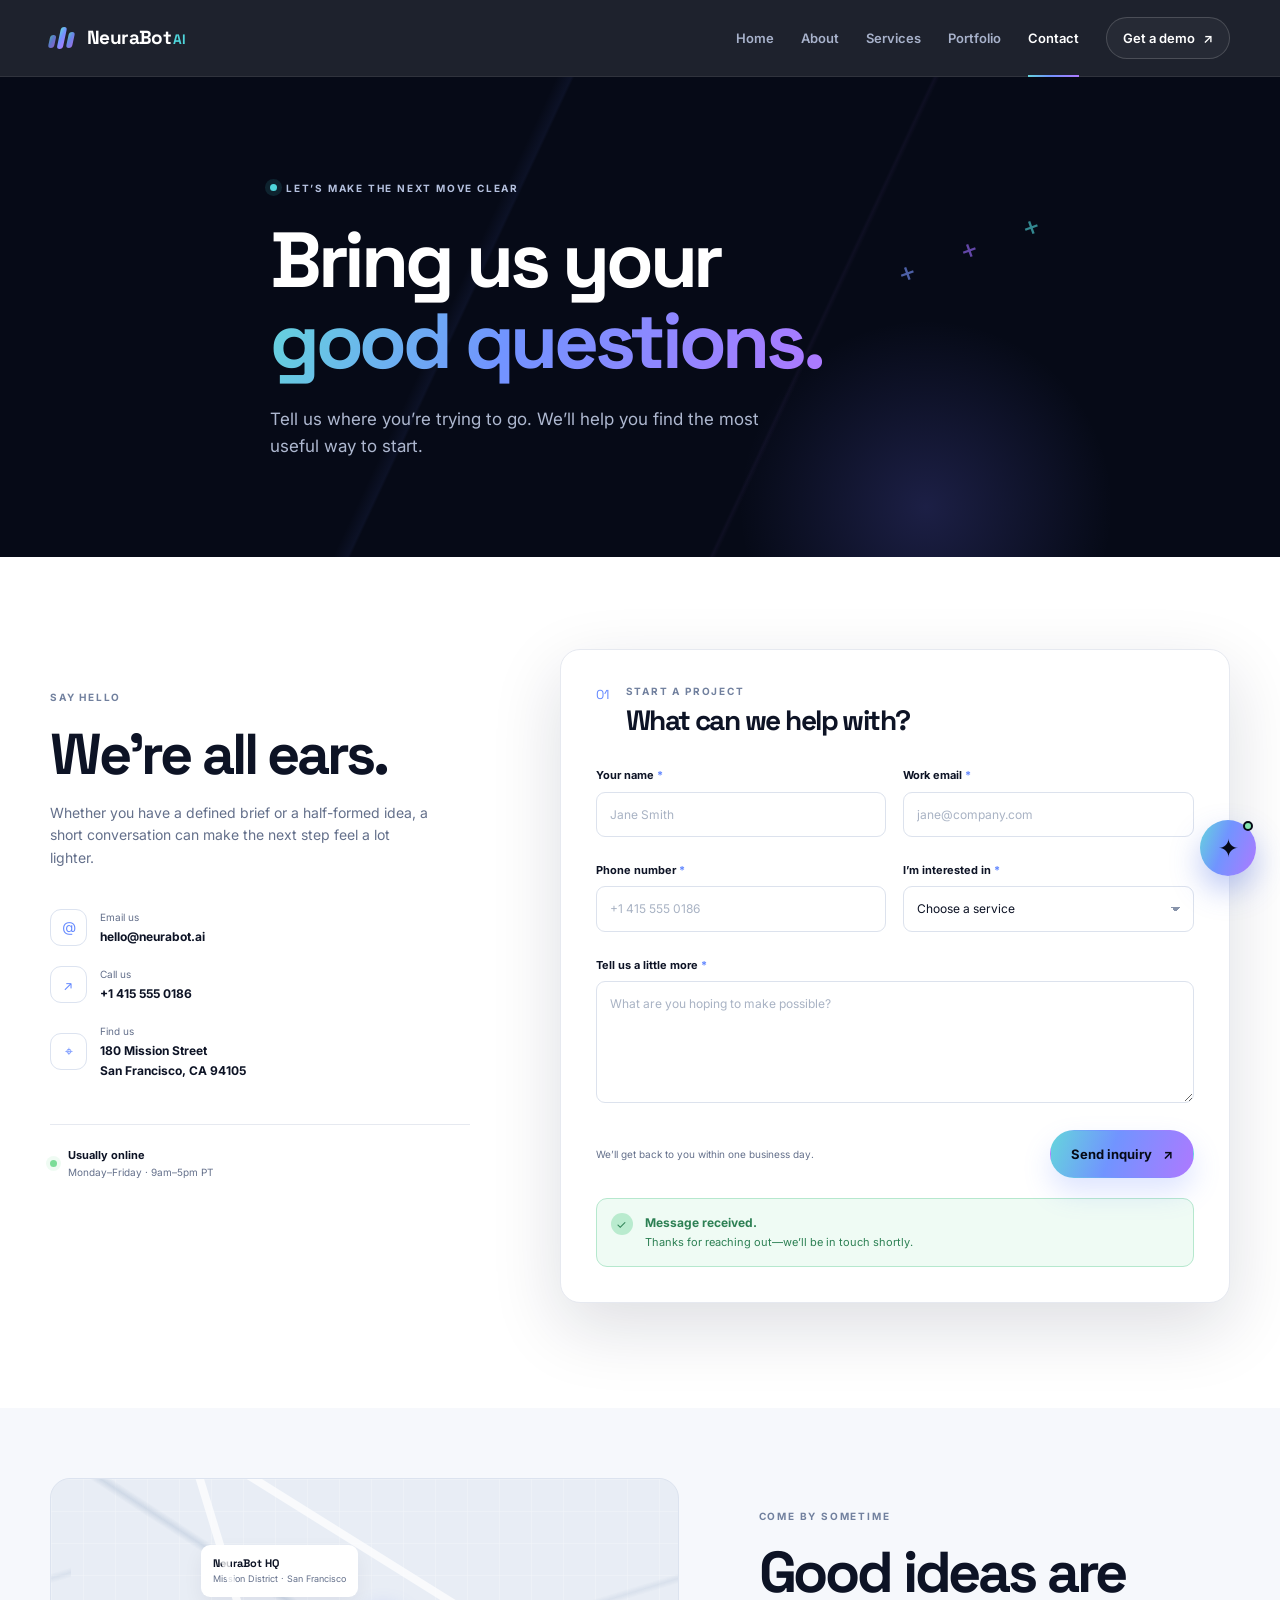
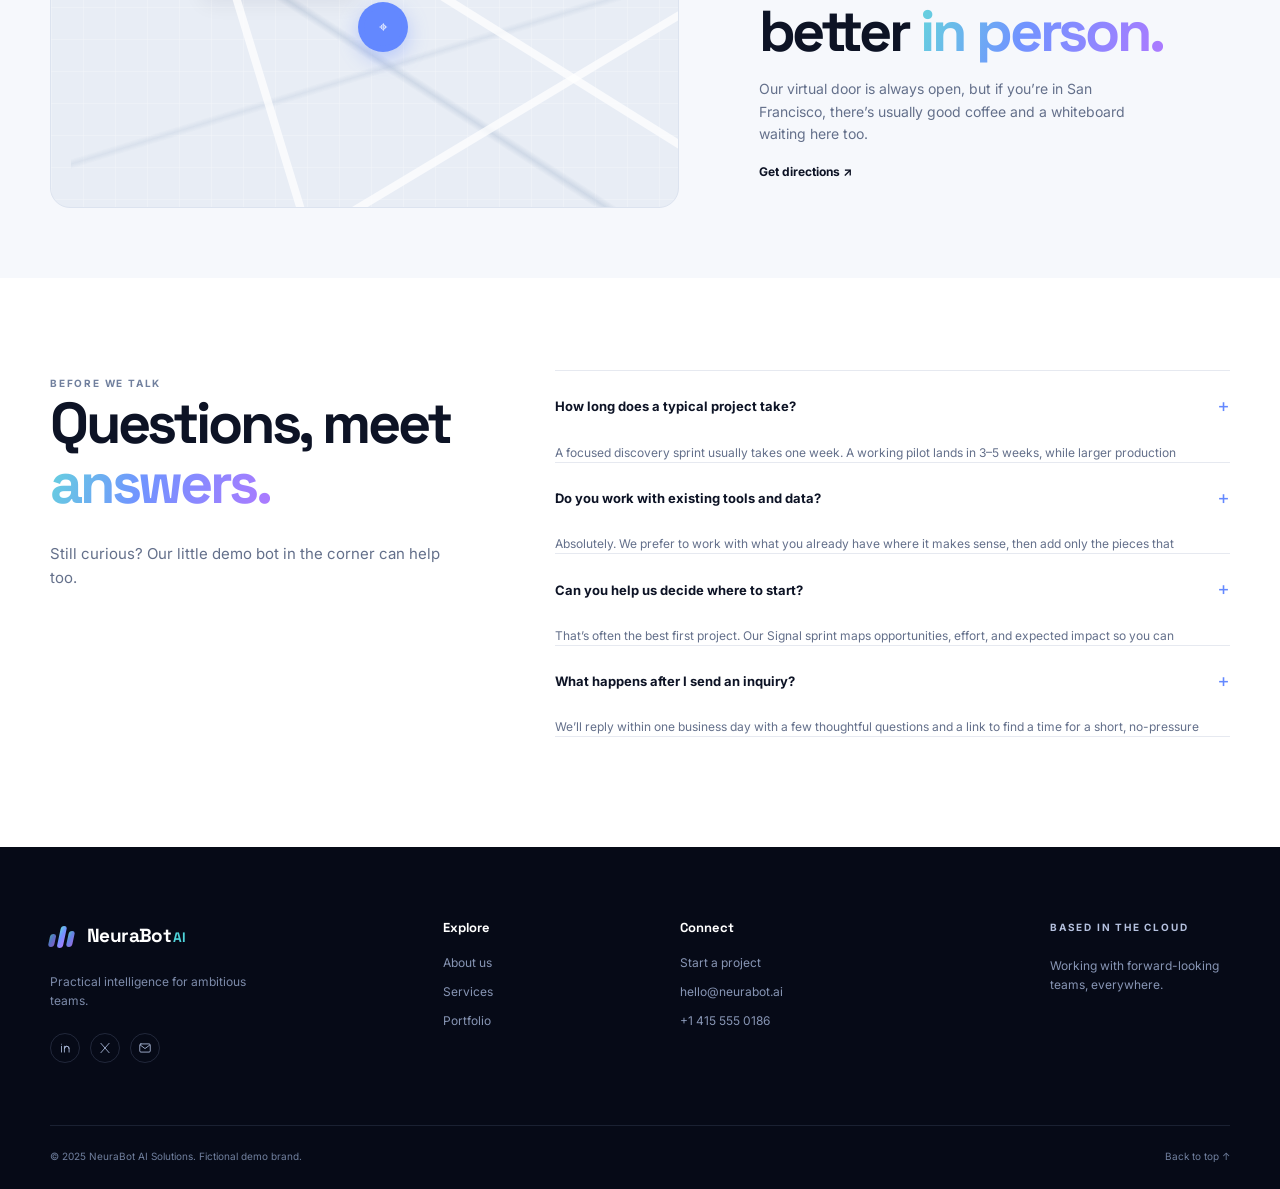
<file: contact.html>
<!DOCTYPE html>
<html lang="en">
<head>
  <meta charset="UTF-8"><meta name="viewport" content="width=device-width, initial-scale=1.0"><meta name="description" content="Talk to NeuraBot AI Solutions about your next chatbot, automation, machine learning, or AI strategy project."><title>Contact NeuraBot | Start a conversation</title>
  <link rel="preconnect" href="https://fonts.googleapis.com"><link rel="preconnect" href="https://fonts.gstatic.com" crossorigin><link href="https://fonts.googleapis.com/css2?family=Inter:wght@400;500;600;700;800&family=Space+Grotesk:wght@500;600;700&display=swap" rel="stylesheet"><link rel="stylesheet" href="css/style.css"><script defer src="js/script.js"></script>
</head>
<body data-page="contact" id="top">
  <div class="site-shell">
    <header class="site-header"><div class="container nav-wrap"><a class="brand" href="index.html" aria-label="NeuraBot AI Solutions home"><span class="brand-mark" aria-hidden="true"><span></span><span></span><span></span></span><span class="brand-name">NeuraBot<span>AI</span></span></a><button class="nav-toggle" type="button" aria-label="Open navigation" aria-expanded="false"><span></span><span></span><span></span></button><nav class="main-nav" aria-label="Primary navigation"><a href="index.html" data-nav="home">Home</a><a href="about.html" data-nav="about">About</a><a href="services.html" data-nav="services">Services</a><a href="portfolio.html" data-nav="portfolio">Portfolio</a><a href="contact.html" data-nav="contact">Contact</a><a class="nav-cta" href="contact.html">Get a demo <span aria-hidden="true">↗</span></a></nav></div></header>
    <main>
      <section class="page-hero page-hero-contact section-dark"><div class="container page-hero-content reveal"><div class="eyebrow"><span class="pulse-dot"></span> Let’s make the next move clear</div><h1>Bring us your<br><span class="text-gradient">good questions.</span></h1><p>Tell us where you’re trying to go. We’ll help you find the most useful way to start.</p></div><div class="contact-hero-mark" aria-hidden="true"><span>+</span><span>+</span><span>+</span></div></section>
      <section class="section section-light contact-section"><div class="container contact-grid"><div class="contact-details reveal"><div class="eyebrow eyebrow-dark">Say hello</div><h2>We’re all ears.</h2><p>Whether you have a defined brief or a half-formed idea, a short conversation can make the next step feel a lot lighter.</p><div class="contact-detail-list"><a href="mailto:hello@neurabot.ai"><span class="contact-detail-icon">@</span><span><small>Email us</small><strong>hello@neurabot.ai</strong></span></a><a href="tel:+14155550186"><span class="contact-detail-icon">↗</span><span><small>Call us</small><strong>+1 415 555 0186</strong></span></a><div><span class="contact-detail-icon">⌖</span><span><small>Find us</small><strong>180 Mission Street<br>San Francisco, CA 94105</strong></span></div></div><div class="contact-hours"><span class="status-dot"></span><p><strong>Usually online</strong><small>Monday–Friday · 9am–5pm PT</small></p></div></div><div class="contact-form-card reveal reveal-delay-1"><div class="form-heading"><span class="form-step">01</span><div><div class="eyebrow eyebrow-dark">Start a project</div><h2>What can we help with?</h2></div></div><form id="contactForm" novalidate><div class="form-row"><div class="form-field"><label for="name">Your name <span>*</span></label><input id="name" name="name" type="text" placeholder="Jane Smith" autocomplete="name" required><small class="field-error" data-error-for="name"></small></div><div class="form-field"><label for="email">Work email <span>*</span></label><input id="email" name="email" type="email" placeholder="jane@company.com" autocomplete="email" required><small class="field-error" data-error-for="email"></small></div></div><div class="form-row"><div class="form-field"><label for="phone">Phone number <span>*</span></label><input id="phone" name="phone" type="tel" placeholder="+1 415 555 0186" autocomplete="tel" required><small class="field-error" data-error-for="phone"></small></div><div class="form-field"><label for="service">I’m interested in <span>*</span></label><select id="service" name="service" required><option value="">Choose a service</option><option value="chatbot">Custom Chatbots</option><option value="automation">AI Process Automation</option><option value="machine-learning">Machine Learning Solutions</option><option value="voice">NLP & Voice Assistants</option><option value="vision">Computer Vision</option><option value="consulting">AI Consulting</option></select><small class="field-error" data-error-for="service"></small></div></div><div class="form-field"><label for="message">Tell us a little more <span>*</span></label><textarea id="message" name="message" rows="5" placeholder="What are you hoping to make possible?" required></textarea><small class="field-error" data-error-for="message"></small></div><div class="form-footer"><p>We’ll get back to you within one business day.</p><button type="submit" class="button button-primary">Send inquiry <span>↗</span></button></div><div class="form-success" role="status" aria-live="polite" hidden><span>✓</span><div><strong>Message received.</strong><p>Thanks for reaching out—we’ll be in touch shortly.</p></div></div></form></div></div></section>
      <section class="map-section section-soft"><div class="container map-grid"><div class="map-placeholder reveal"><div class="map-grid-lines"></div><div class="map-pin"><span>⌖</span></div><div class="map-label"><strong>NeuraBot HQ</strong><small>Mission District · San Francisco</small></div><div class="map-road road-one"></div><div class="map-road road-two"></div><div class="map-road road-three"></div></div><div class="map-copy reveal reveal-delay-1"><div class="eyebrow eyebrow-dark">Come by sometime</div><h2>Good ideas are better <span class="text-gradient">in person.</span></h2><p>Our virtual door is always open, but if you’re in San Francisco, there’s usually good coffee and a whiteboard waiting here too.</p><a href="https://maps.google.com/?q=180+Mission+Street+San+Francisco" target="_blank" rel="noreferrer" class="inline-link">Get directions ↗</a></div></div></section>
      <section class="section section-light faq-section"><div class="container faq-grid"><div class="section-heading reveal"><div class="eyebrow eyebrow-dark">Before we talk</div><h2>Questions, meet<br><span class="text-gradient">answers.</span></h2><p>Still curious? Our little demo bot in the corner can help too.</p></div><div class="faq-list reveal reveal-delay-1"><div class="faq-item"><button type="button" aria-expanded="false"><span>How long does a typical project take?</span><span class="faq-plus">+</span></button><div class="faq-answer"><p>A focused discovery sprint usually takes one week. A working pilot lands in 3–5 weeks, while larger production partnerships are planned around your team and timeline.</p></div></div><div class="faq-item"><button type="button" aria-expanded="false"><span>Do you work with existing tools and data?</span><span class="faq-plus">+</span></button><div class="faq-answer"><p>Absolutely. We prefer to work with what you already have where it makes sense, then add only the pieces that create a clear advantage.</p></div></div><div class="faq-item"><button type="button" aria-expanded="false"><span>Can you help us decide where to start?</span><span class="faq-plus">+</span></button><div class="faq-answer"><p>That’s often the best first project. Our Signal sprint maps opportunities, effort, and expected impact so you can make an informed call.</p></div></div><div class="faq-item"><button type="button" aria-expanded="false"><span>What happens after I send an inquiry?</span><span class="faq-plus">+</span></button><div class="faq-answer"><p>We’ll reply within one business day with a few thoughtful questions and a link to find a time for a short, no-pressure conversation.</p></div></div></div></div></section>
    </main>
    <footer class="site-footer"><div class="container footer-grid"><div class="footer-brand"><a class="brand" href="index.html"><span class="brand-mark" aria-hidden="true"><span></span><span></span><span></span></span><span class="brand-name">NeuraBot<span>AI</span></span></a><p>Practical intelligence for ambitious teams.</p><div class="social-links"><a href="https://www.linkedin.com" target="_blank" rel="noreferrer" aria-label="LinkedIn"><svg viewBox="0 0 24 24"><path d="M6 9v10M6 5.5v.01M11 19V9m0 4a4 4 0 0 1 8 0v6M11 13a4 4 0 0 1 8 0"/></svg></a><a href="https://www.x.com" target="_blank" rel="noreferrer" aria-label="X"><svg viewBox="0 0 24 24"><path d="m5 4 14 16M19 4 5 20"/></svg></a><a href="mailto:hello@neurabot.ai" aria-label="Email"><svg viewBox="0 0 24 24"><rect x="3" y="5" width="18" height="14" rx="2"/><path d="m4 7 8 6 8-6"/></svg></a></div></div><div class="footer-column"><h3>Explore</h3><a href="about.html">About us</a><a href="services.html">Services</a><a href="portfolio.html">Portfolio</a></div><div class="footer-column"><h3>Connect</h3><a href="contact.html">Start a project</a><a href="mailto:hello@neurabot.ai">hello@neurabot.ai</a><a href="tel:+14155550186">+1 415 555 0186</a></div><div class="footer-column footer-note"><span class="eyebrow">Based in the cloud</span><p>Working with forward-looking teams, everywhere.</p></div></div><div class="container footer-bottom"><span>© 2025 NeuraBot AI Solutions. Fictional demo brand.</span><a href="#top">Back to top ↑</a></div></footer>
  </div>
  <div class="chatbot" aria-live="polite"><button class="chatbot-toggle" type="button" aria-label="Open NeuraBot demo chat" aria-expanded="false"><span class="chatbot-icon">✦</span><span class="chatbot-ping"></span></button><div class="chatbot-panel" hidden><div class="chatbot-head"><div><span class="status-dot"></span><strong>NeuraBot demo</strong><small>Typically replies instantly</small></div><button class="chatbot-close" type="button" aria-label="Close chat">×</button></div><div class="chatbot-messages"><div class="bot-message">Hi — I’m NeuraBot. Ask me about our services, pricing, or how to get in touch.</div></div><div class="chatbot-suggestions"><button type="button" data-chat-question="What services do you offer?">Services</button><button type="button" data-chat-question="How does pricing work?">Pricing</button><button type="button" data-chat-question="How do I contact you?">Contact</button></div><form class="chatbot-form"><input type="text" aria-label="Type your message" placeholder="Ask a question…" autocomplete="off"><button type="submit" aria-label="Send message">→</button></form></div></div><button class="back-to-top" type="button" aria-label="Back to top">↑</button>
</body>
</html>
</file>
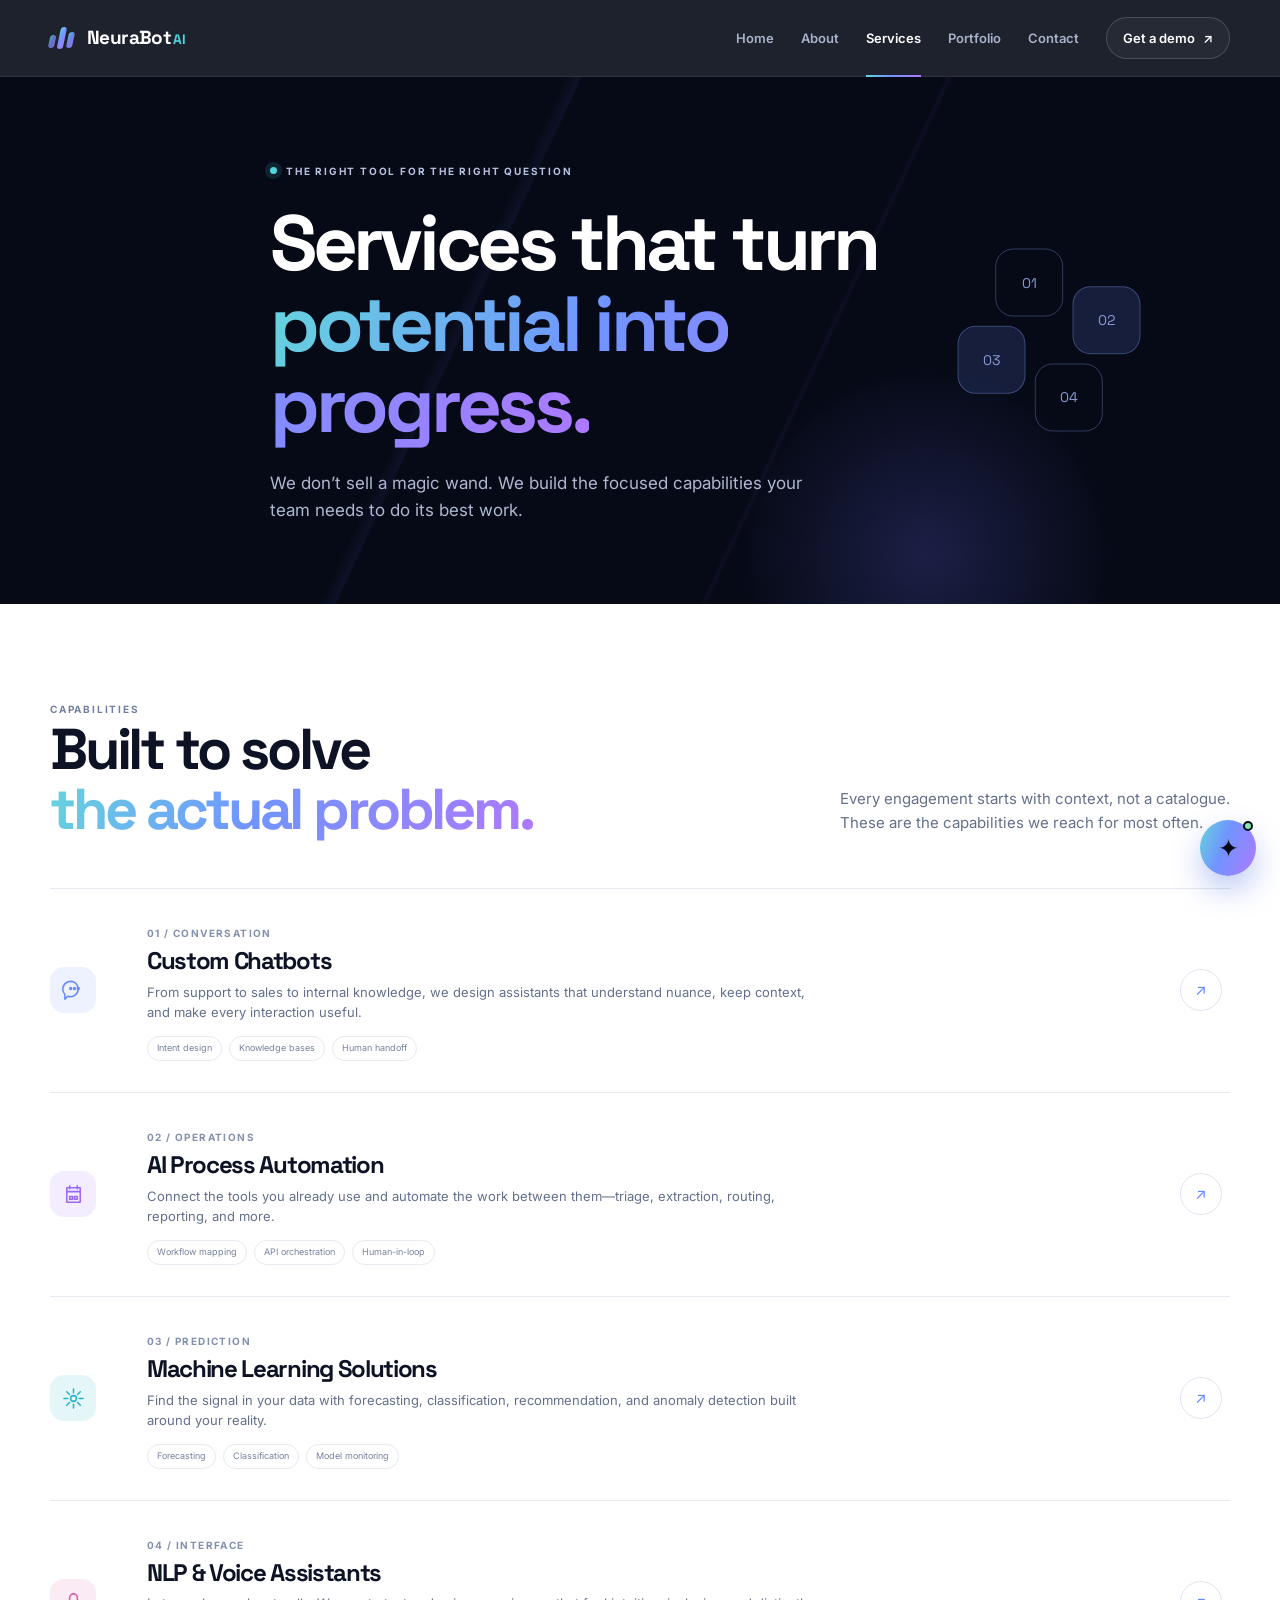
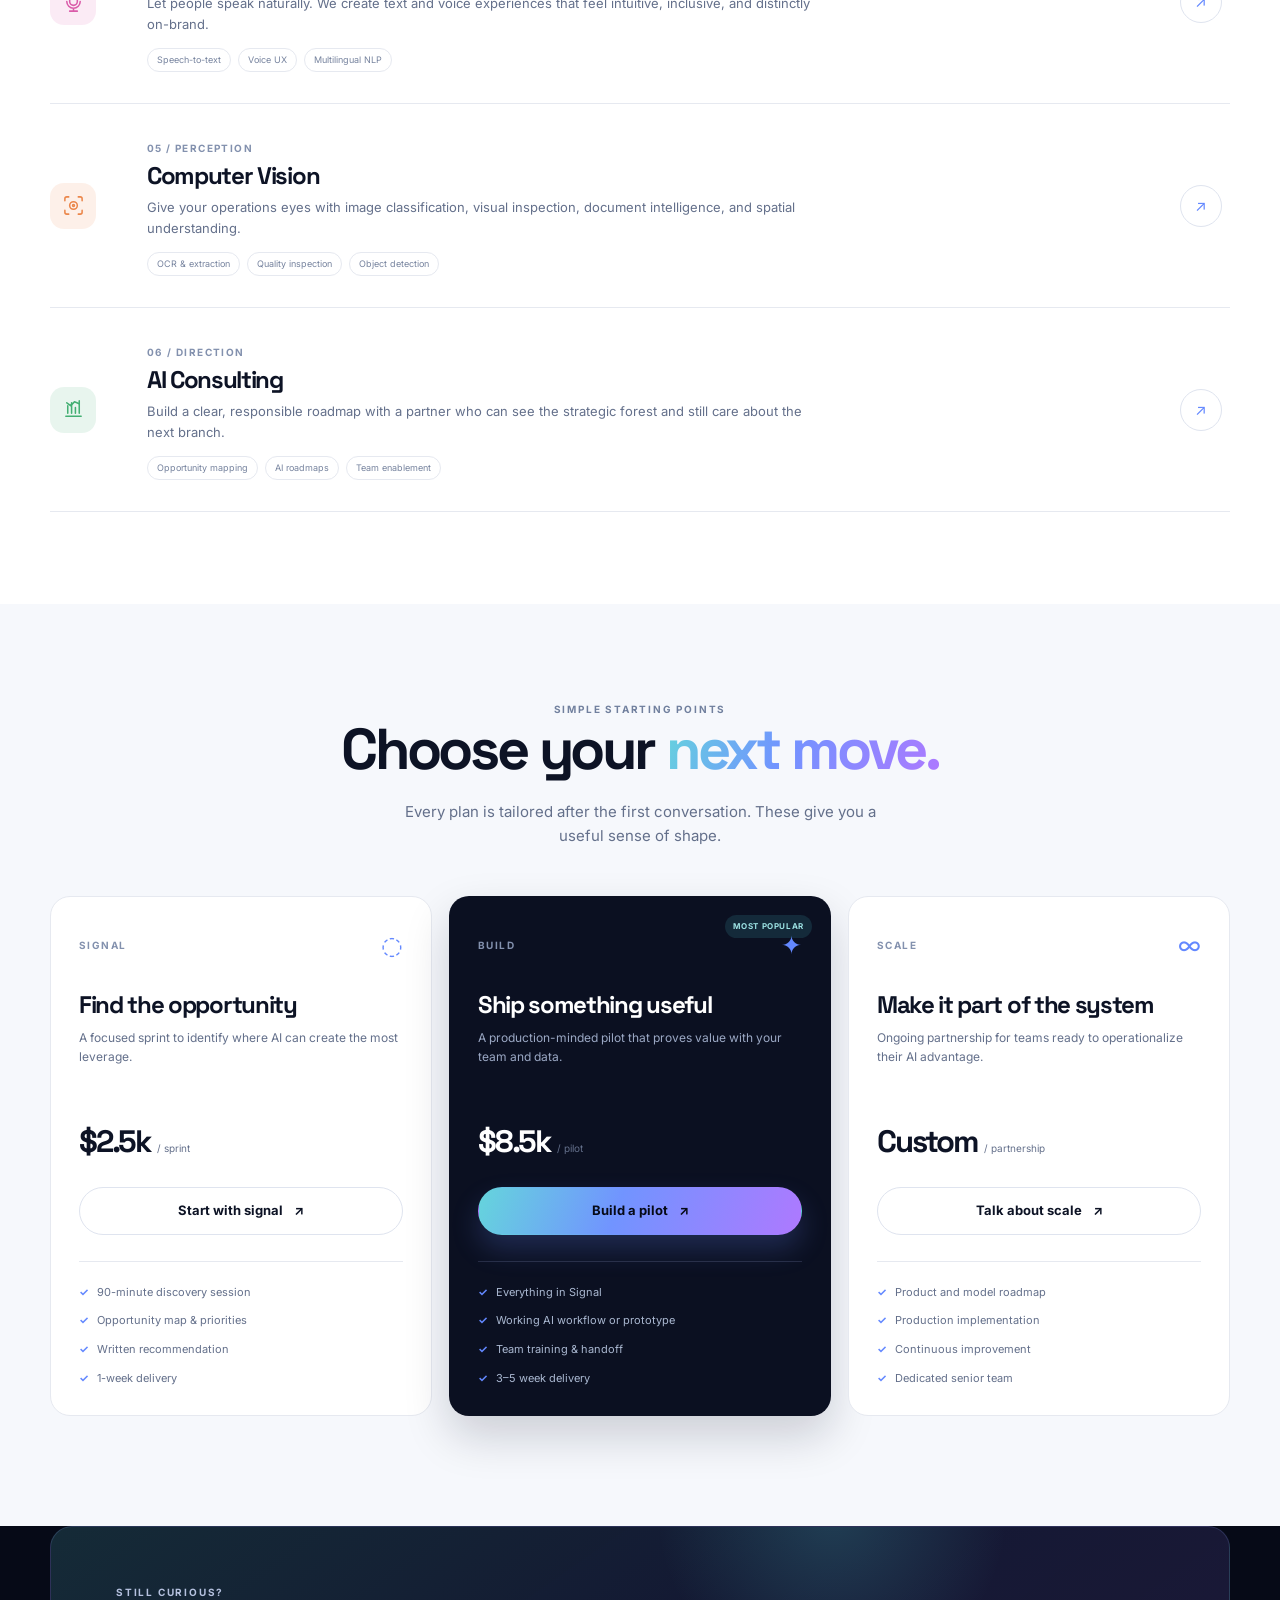
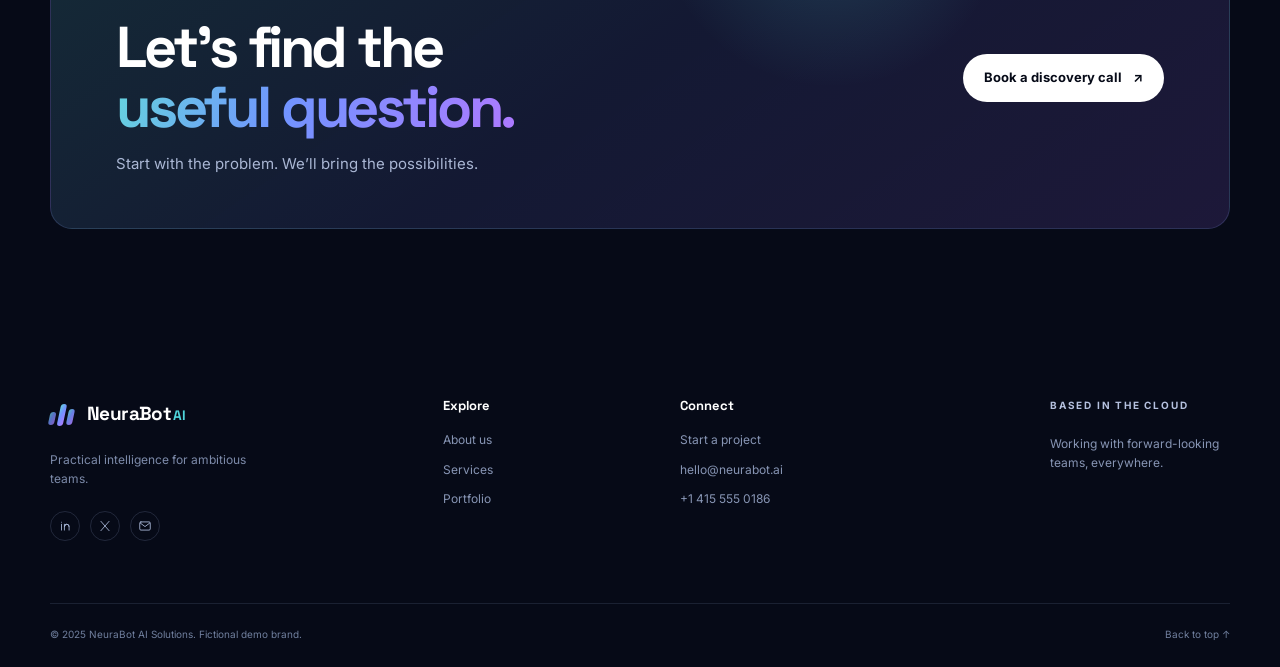
<file: services.html>
<!DOCTYPE html>
<html lang="en">
<head>
  <meta charset="UTF-8"><meta name="viewport" content="width=device-width, initial-scale=1.0"><meta name="description" content="Explore NeuraBot's custom chatbots, automation, machine learning, voice, vision, and AI consulting services."><title>AI Services | NeuraBot AI Solutions</title>
  <link rel="preconnect" href="https://fonts.googleapis.com"><link rel="preconnect" href="https://fonts.gstatic.com" crossorigin><link href="https://fonts.googleapis.com/css2?family=Inter:wght@400;500;600;700;800&family=Space+Grotesk:wght@500;600;700&display=swap" rel="stylesheet"><link rel="stylesheet" href="css/style.css"><script defer src="js/script.js"></script>
</head>
<body data-page="services" id="top">
  <div class="site-shell">
    <header class="site-header"><div class="container nav-wrap"><a class="brand" href="index.html" aria-label="NeuraBot AI Solutions home"><span class="brand-mark" aria-hidden="true"><span></span><span></span><span></span></span><span class="brand-name">NeuraBot<span>AI</span></span></a><button class="nav-toggle" type="button" aria-label="Open navigation" aria-expanded="false"><span></span><span></span><span></span></button><nav class="main-nav" aria-label="Primary navigation"><a href="index.html" data-nav="home">Home</a><a href="about.html" data-nav="about">About</a><a href="services.html" data-nav="services">Services</a><a href="portfolio.html" data-nav="portfolio">Portfolio</a><a href="contact.html" data-nav="contact">Contact</a><a class="nav-cta" href="contact.html">Get a demo <span aria-hidden="true">↗</span></a></nav></div></header>
    <main>
      <section class="page-hero page-hero-services section-dark"><div class="container page-hero-content reveal"><div class="eyebrow"><span class="pulse-dot"></span> The right tool for the right question</div><h1>Services that turn<br><span class="text-gradient">potential into progress.</span></h1><p>We don’t sell a magic wand. We build the focused capabilities your team needs to do its best work.</p></div><div class="service-hero-nodes" aria-hidden="true"><span>01</span><span>02</span><span>03</span><span>04</span></div></section>
      <section class="section section-light" id="service-list"><div class="container"><div class="section-heading split-heading reveal"><div><div class="eyebrow eyebrow-dark">Capabilities</div><h2>Built to solve<br><span class="text-gradient">the actual problem.</span></h2></div><p>Every engagement starts with context, not a catalogue. These are the capabilities we reach for most often.</p></div><div class="services-list">
        <article class="service-row reveal" id="chatbots"><div class="service-row-icon icon-blue"><svg viewBox="0 0 24 24"><path d="M6 18 3 21v-5a8 8 0 1 1 3 2Z"/><circle cx="9" cy="10" r="1"/><circle cx="13" cy="10" r="1"/><circle cx="17" cy="10" r="1"/></svg></div><div class="service-row-copy"><span class="service-kicker">01 / Conversation</span><h3>Custom Chatbots</h3><p>From support to sales to internal knowledge, we design assistants that understand nuance, keep context, and make every interaction useful.</p><div class="tag-list"><span>Intent design</span><span>Knowledge bases</span><span>Human handoff</span></div></div><a href="contact.html?service=chatbot" class="round-arrow" aria-label="Learn more about Custom Chatbots">↗</a></article>
        <article class="service-row reveal" id="automation"><div class="service-row-icon icon-purple"><svg viewBox="0 0 24 24"><path d="M8 6V3m8 3V3M6 9h12M5 5h14v15H5z"/><path d="M8 14h3v3H8zM13 14h3v3h-3z"/></svg></div><div class="service-row-copy"><span class="service-kicker">02 / Operations</span><h3>AI Process Automation</h3><p>Connect the tools you already use and automate the work between them—triage, extraction, routing, reporting, and more.</p><div class="tag-list"><span>Workflow mapping</span><span>API orchestration</span><span>Human-in-loop</span></div></div><a href="contact.html?service=automation" class="round-arrow" aria-label="Learn more about AI Process Automation">↗</a></article>
        <article class="service-row reveal" id="ml"><div class="service-row-icon icon-cyan"><svg viewBox="0 0 24 24"><circle cx="12" cy="12" r="3"/><path d="M12 2v4m0 12v4M2 12h4m12 0h4M4.93 4.93l2.83 2.83m8.48 8.48 2.83 2.83m0-14.14-2.83 2.83m-8.48 8.48-2.83 2.83"/></svg></div><div class="service-row-copy"><span class="service-kicker">03 / Prediction</span><h3>Machine Learning Solutions</h3><p>Find the signal in your data with forecasting, classification, recommendation, and anomaly detection built around your reality.</p><div class="tag-list"><span>Forecasting</span><span>Classification</span><span>Model monitoring</span></div></div><a href="contact.html?service=machine-learning" class="round-arrow" aria-label="Learn more about Machine Learning Solutions">↗</a></article>
        <article class="service-row reveal" id="voice"><div class="service-row-icon icon-pink"><svg viewBox="0 0 24 24"><rect x="8" y="3" width="8" height="12" rx="4"/><path d="M5 11a7 7 0 0 0 14 0M12 18v3m-4 0h8"/></svg></div><div class="service-row-copy"><span class="service-kicker">04 / Interface</span><h3>NLP & Voice Assistants</h3><p>Let people speak naturally. We create text and voice experiences that feel intuitive, inclusive, and distinctly on-brand.</p><div class="tag-list"><span>Speech-to-text</span><span>Voice UX</span><span>Multilingual NLP</span></div></div><a href="contact.html?service=voice" class="round-arrow" aria-label="Learn more about NLP and Voice Assistants">↗</a></article>
        <article class="service-row reveal" id="vision"><div class="service-row-icon icon-orange"><svg viewBox="0 0 24 24"><path d="M3 7V5a2 2 0 0 1 2-2h2M17 3h2a2 2 0 0 1 2 2v2M21 17v2a2 2 0 0 1-2 2h-2M7 21H5a2 2 0 0 1-2-2v-2"/><circle cx="12" cy="12" r="4"/><circle cx="12" cy="12" r="1"/></svg></div><div class="service-row-copy"><span class="service-kicker">05 / Perception</span><h3>Computer Vision</h3><p>Give your operations eyes with image classification, visual inspection, document intelligence, and spatial understanding.</p><div class="tag-list"><span>OCR & extraction</span><span>Quality inspection</span><span>Object detection</span></div></div><a href="contact.html?service=vision" class="round-arrow" aria-label="Learn more about Computer Vision">↗</a></article>
        <article class="service-row reveal" id="consulting"><div class="service-row-icon icon-lime"><svg viewBox="0 0 24 24"><path d="M4 19h16M6 16V8m4 8V5m4 11v-6m4 6V3"/><path d="m5 5 4 3 4-4 5 2"/></svg></div><div class="service-row-copy"><span class="service-kicker">06 / Direction</span><h3>AI Consulting</h3><p>Build a clear, responsible roadmap with a partner who can see the strategic forest and still care about the next branch.</p><div class="tag-list"><span>Opportunity mapping</span><span>AI roadmaps</span><span>Team enablement</span></div></div><a href="contact.html?service=consulting" class="round-arrow" aria-label="Learn more about AI Consulting">↗</a></article>
      </div></div></section>
      <section class="section section-soft pricing-section" id="pricing"><div class="container"><div class="section-heading centered reveal"><div class="eyebrow eyebrow-dark">Simple starting points</div><h2>Choose your <span class="text-gradient">next move.</span></h2><p>Every plan is tailored after the first conversation. These give you a useful sense of shape.</p></div><div class="pricing-grid"><article class="pricing-card reveal"><div class="pricing-top"><span class="pricing-label">Signal</span><span class="pricing-icon">◌</span></div><h3>Find the opportunity</h3><p class="pricing-description">A focused sprint to identify where AI can create the most leverage.</p><div class="price"><strong>$2.5k</strong><span>/ sprint</span></div><a class="button button-outline" href="contact.html?service=consulting">Start with signal <span>↗</span></a><ul><li>90-minute discovery session</li><li>Opportunity map & priorities</li><li>Written recommendation</li><li>1-week delivery</li></ul></article><article class="pricing-card pricing-card-featured reveal reveal-delay-1"><div class="popular-badge">Most popular</div><div class="pricing-top"><span class="pricing-label">Build</span><span class="pricing-icon">✦</span></div><h3>Ship something useful</h3><p class="pricing-description">A production-minded pilot that proves value with your team and data.</p><div class="price"><strong>$8.5k</strong><span>/ pilot</span></div><a class="button button-primary" href="contact.html?service=automation">Build a pilot <span>↗</span></a><ul><li>Everything in Signal</li><li>Working AI workflow or prototype</li><li>Team training & handoff</li><li>3–5 week delivery</li></ul></article><article class="pricing-card reveal reveal-delay-2"><div class="pricing-top"><span class="pricing-label">Scale</span><span class="pricing-icon">∞</span></div><h3>Make it part of the system</h3><p class="pricing-description">Ongoing partnership for teams ready to operationalize their AI advantage.</p><div class="price"><strong>Custom</strong><span>/ partnership</span></div><a class="button button-outline" href="contact.html?service=consulting">Talk about scale <span>↗</span></a><ul><li>Product and model roadmap</li><li>Production implementation</li><li>Continuous improvement</li><li>Dedicated senior team</li></ul></article></div></div></section>
      <section class="cta-section section-dark"><div class="container cta-panel reveal"><div class="cta-glow"></div><div class="cta-copy"><div class="eyebrow">Still curious?</div><h2>Let’s find the<br><span class="text-gradient">useful question.</span></h2><p>Start with the problem. We’ll bring the possibilities.</p></div><a href="contact.html" class="button button-light">Book a discovery call <span aria-hidden="true">↗</span></a></div></section>
    </main>
    <footer class="site-footer"><div class="container footer-grid"><div class="footer-brand"><a class="brand" href="index.html"><span class="brand-mark" aria-hidden="true"><span></span><span></span><span></span></span><span class="brand-name">NeuraBot<span>AI</span></span></a><p>Practical intelligence for ambitious teams.</p><div class="social-links"><a href="https://www.linkedin.com" target="_blank" rel="noreferrer" aria-label="LinkedIn"><svg viewBox="0 0 24 24"><path d="M6 9v10M6 5.5v.01M11 19V9m0 4a4 4 0 0 1 8 0v6M11 13a4 4 0 0 1 8 0"/></svg></a><a href="https://www.x.com" target="_blank" rel="noreferrer" aria-label="X"><svg viewBox="0 0 24 24"><path d="m5 4 14 16M19 4 5 20"/></svg></a><a href="mailto:hello@neurabot.ai" aria-label="Email"><svg viewBox="0 0 24 24"><rect x="3" y="5" width="18" height="14" rx="2"/><path d="m4 7 8 6 8-6"/></svg></a></div></div><div class="footer-column"><h3>Explore</h3><a href="about.html">About us</a><a href="services.html">Services</a><a href="portfolio.html">Portfolio</a></div><div class="footer-column"><h3>Connect</h3><a href="contact.html">Start a project</a><a href="mailto:hello@neurabot.ai">hello@neurabot.ai</a><a href="tel:+14155550186">+1 415 555 0186</a></div><div class="footer-column footer-note"><span class="eyebrow">Based in the cloud</span><p>Working with forward-looking teams, everywhere.</p></div></div><div class="container footer-bottom"><span>© 2025 NeuraBot AI Solutions. Fictional demo brand.</span><a href="#top">Back to top ↑</a></div></footer>
  </div>
  <div class="chatbot" aria-live="polite"><button class="chatbot-toggle" type="button" aria-label="Open NeuraBot demo chat" aria-expanded="false"><span class="chatbot-icon">✦</span><span class="chatbot-ping"></span></button><div class="chatbot-panel" hidden><div class="chatbot-head"><div><span class="status-dot"></span><strong>NeuraBot demo</strong><small>Typically replies instantly</small></div><button class="chatbot-close" type="button" aria-label="Close chat">×</button></div><div class="chatbot-messages"><div class="bot-message">Hi — I’m NeuraBot. Ask me about our services, pricing, or how to get in touch.</div></div><div class="chatbot-suggestions"><button type="button" data-chat-question="What services do you offer?">Services</button><button type="button" data-chat-question="How does pricing work?">Pricing</button><button type="button" data-chat-question="How do I contact you?">Contact</button></div><form class="chatbot-form"><input type="text" aria-label="Type your message" placeholder="Ask a question…" autocomplete="off"><button type="submit" aria-label="Send message">→</button></form></div></div><button class="back-to-top" type="button" aria-label="Back to top">↑</button>
</body>
</html>
</file>
<file: css/style.css>
:root {
  --navy-950: #060a17;
  --navy-900: #0b1021;
  --navy-850: #11172d;
  --navy-800: #151c37;
  --ink: #0d1325;
  --muted: #64708b;
  --muted-light: #9aa5bd;
  --line: #e6e9f0;
  --white: #ffffff;
  --soft: #f6f8fc;
  --blue: #6388ff;
  --blue-bright: #7c9bff;
  --purple: #9b6cff;
  --cyan: #4fd5db;
  --pink: #ef7cc2;
  --orange: #ffad70;
  --lime: #9be4b5;
  --gradient: linear-gradient(110deg, #65d5dc 0%, #7194ff 43%, #ae79ff 100%);
  --gradient-dark: linear-gradient(145deg, rgba(98, 216, 224, .16), rgba(119, 138, 255, .12) 48%, rgba(160, 108, 255, .15));
  --shadow-sm: 0 8px 20px rgba(14, 22, 47, .06);
  --shadow-lg: 0 24px 70px rgba(14, 22, 47, .14);
  --radius: 20px;
  --radius-sm: 12px;
  --container: 1180px;
  --ease: cubic-bezier(.22, .8, .24, 1);
}

* { box-sizing: border-box; }
html { scroll-behavior: smooth; }
body { margin: 0; color: var(--ink); background: var(--white); font-family: Inter, Arial, sans-serif; font-size: 15px; line-height: 1.6; -webkit-font-smoothing: antialiased; }
body.no-scroll { overflow: hidden; }
a { color: inherit; text-decoration: none; }
button, input, select, textarea { font: inherit; }
button { cursor: pointer; }
img { display: block; max-width: 100%; }
.container { width: min(calc(100% - 40px), var(--container)); margin: 0 auto; }
.section { padding: 92px 0; }
.section-light { background: var(--white); }
.section-soft { background: var(--soft); }
.section-dark, .section-navy { color: var(--white); background: var(--navy-950); }
.section-navy { background: var(--navy-900); }

.site-header { position: sticky; top: 0; z-index: 50; background: rgba(6, 10, 23, .9); border-bottom: 1px solid rgba(255, 255, 255, .08); backdrop-filter: blur(18px); }
.nav-wrap { min-height: 76px; display: flex; align-items: center; justify-content: space-between; gap: 24px; }
.brand { display: inline-flex; align-items: center; gap: 10px; color: var(--white); font-family: "Space Grotesk", sans-serif; font-weight: 700; letter-spacing: -.04em; }
.brand-name { font-size: 19px; }
.brand-name span { color: var(--cyan); margin-left: 2px; font-size: .72em; letter-spacing: .02em; }
.brand-mark { width: 27px; height: 27px; position: relative; display: inline-flex; align-items: center; gap: 3px; transform: skew(-12deg); }
.brand-mark span { width: 6px; height: 21px; border-radius: 4px; display: block; background: var(--gradient); }
.brand-mark span:nth-child(1) { height: 13px; margin-top: 8px; opacity: .75; }
.brand-mark span:nth-child(2) { height: 22px; }
.brand-mark span:nth-child(3) { height: 16px; margin-top: 5px; opacity: .88; }
.main-nav { display: flex; align-items: center; gap: 27px; }
.main-nav > a { color: #a8b2cb; font-size: 13px; font-weight: 600; transition: color .2s ease; }
.main-nav > a:hover, .main-nav > a.active { color: var(--white); }
.main-nav > a.active { position: relative; }
.main-nav > a.active::after { content: ""; position: absolute; left: 0; right: 0; bottom: -29px; height: 2px; background: var(--gradient); }
.main-nav .nav-cta { display: inline-flex; gap: 8px; align-items: center; color: var(--white); padding: 10px 16px; border: 1px solid rgba(255, 255, 255, .17); border-radius: 100px; background: rgba(255, 255, 255, .04); }
.main-nav .nav-cta:hover { background: rgba(255, 255, 255, .1); border-color: rgba(255, 255, 255, .3); }
.nav-toggle { display: none; border: 0; background: transparent; padding: 6px; }
.nav-toggle span { display: block; width: 24px; height: 2px; margin: 5px 0; border-radius: 2px; background: var(--white); transition: transform .2s ease, opacity .2s ease; }

.eyebrow { display: inline-flex; align-items: center; gap: 9px; color: #b5c1df; font-size: 10px; font-weight: 700; letter-spacing: .18em; line-height: 1.2; text-transform: uppercase; }
.eyebrow-dark { color: #71809e; }
.pulse-dot, .status-dot { width: 7px; height: 7px; border-radius: 50%; background: var(--cyan); box-shadow: 0 0 0 5px rgba(79, 213, 219, .12); }
.status-dot { display: inline-block; background: #7bdd98; box-shadow: 0 0 0 4px rgba(123, 221, 152, .12); }
h1, h2, h3, p { margin-top: 0; }
h1, h2, h3 { font-family: "Space Grotesk", Inter, sans-serif; letter-spacing: -.055em; line-height: 1.04; }
h1 { margin-bottom: 24px; font-size: clamp(44px, 6.1vw, 82px); }
h2 { margin-bottom: 20px; font-size: clamp(34px, 4.5vw, 58px); }
h3 { font-size: 22px; }
.text-gradient { color: transparent; background: var(--gradient); background-clip: text; -webkit-background-clip: text; }
.button { display: inline-flex; align-items: center; justify-content: center; gap: 11px; min-height: 48px; padding: 12px 20px; border-radius: 100px; border: 1px solid transparent; font-size: 13px; font-weight: 700; transition: transform .25s var(--ease), box-shadow .25s var(--ease), background .25s ease, border-color .25s ease; }
.button:hover { transform: translateY(-3px); }
.button-primary { color: var(--navy-950); background: var(--gradient); box-shadow: 0 14px 28px rgba(105, 137, 255, .22); }
.button-primary:hover { box-shadow: 0 18px 36px rgba(105, 137, 255, .34); }
.button-light { color: var(--navy-950); background: var(--white); }
.button-outline { color: var(--ink); border-color: #dfe4ef; background: transparent; }
.button-outline:hover { border-color: var(--blue); color: var(--blue); }
.text-link, .inline-link { display: inline-flex; align-items: center; gap: 10px; color: var(--white); font-size: 13px; font-weight: 700; }
.text-link span, .inline-link { transition: transform .2s ease; }
.text-link:hover span, .inline-link:hover { transform: translateX(4px); }

.hero-section { position: relative; overflow: hidden; min-height: 700px; }
.hero-section::before { content: ""; position: absolute; width: 800px; height: 600px; top: -180px; right: -230px; background: radial-gradient(ellipse, rgba(91, 108, 255, .19), transparent 67%); pointer-events: none; }
.hero-grid { position: relative; z-index: 1; display: grid; grid-template-columns: 1.02fr .98fr; align-items: center; gap: 45px; min-height: 620px; padding-top: 50px; }
.hero-copy { max-width: 660px; }
.hero-lede { max-width: 480px; color: #aeb8d0; font-size: 18px; line-height: 1.65; }
.hero-actions { display: flex; flex-wrap: wrap; align-items: center; gap: 25px; margin-top: 34px; }
.hero-proof { display: flex; align-items: center; gap: 13px; margin-top: 60px; }
.avatar-stack { display: flex; align-items: center; }
.avatar-stack img, .avatar-stack > span { width: 31px; height: 31px; margin-left: -7px; border: 2px solid var(--navy-950); border-radius: 50%; object-fit: cover; }
.avatar-stack img:first-child { margin-left: 0; }
.avatar-stack > span { display: grid; place-items: center; color: var(--navy-950); background: var(--gradient); font-size: 11px; font-weight: 800; }
.hero-proof p { margin: 0; color: #b4bfd6; font-size: 11px; line-height: 1.4; }
.hero-proof strong { color: var(--white); font-size: 12px; }
.hero-visual { position: relative; min-height: 520px; display: grid; place-items: center; }
.hero-grid-lines { position: absolute; inset: 4% 5% 5% 11%; opacity: .34; background: linear-gradient(rgba(125, 149, 255, .1) 1px, transparent 1px), linear-gradient(90deg, rgba(125, 149, 255, .1) 1px, transparent 1px); background-size: 46px 46px; mask-image: linear-gradient(90deg, transparent, black 25%, black 75%, transparent); }
.orb { position: absolute; border-radius: 50%; filter: blur(2px); }
.orb-one { width: 270px; height: 270px; top: 16%; right: 11%; background: radial-gradient(circle at 30% 25%, rgba(100, 213, 220, .56), rgba(102, 117, 255, .1) 58%, transparent 70%); }
.orb-two { width: 180px; height: 180px; bottom: 13%; left: 6%; background: radial-gradient(circle, rgba(169, 110, 255, .4), transparent 67%); }
.glass-card { border: 1px solid rgba(174, 191, 255, .2); border-radius: 17px; background: linear-gradient(145deg, rgba(37, 54, 99, .79), rgba(11, 16, 35, .74)); box-shadow: 0 30px 70px rgba(0, 0, 0, .34), inset 0 1px rgba(255, 255, 255, .1); backdrop-filter: blur(14px); }
.hero-dashboard { position: relative; z-index: 2; width: min(100%, 405px); padding: 22px; transform: perspective(900px) rotateY(-7deg) rotateX(3deg); }
.dashboard-top, .dashboard-foot, .dashboard-score { display: flex; align-items: center; justify-content: space-between; }
.status-pill { display: inline-flex; align-items: center; gap: 7px; color: #b7c8ed; font-size: 10px; }
.status-pill > span { width: 6px; height: 6px; border-radius: 50%; background: #7fe5b1; box-shadow: 0 0 10px #7fe5b1; }
.dashboard-dots { color: #7181a9; letter-spacing: 2px; }
.dashboard-score { align-items: end; margin-top: 52px; color: #aab5d3; font-size: 11px; }
.dashboard-score strong { color: var(--white); font-size: 28px; letter-spacing: -.06em; }
.chart-area { position: relative; height: 130px; margin: 12px 0 18px; overflow: hidden; background: linear-gradient(180deg, rgba(103, 135, 255, .09), transparent); }
.chart-area::before, .chart-area::after { content: ""; position: absolute; inset: 0; background: repeating-linear-gradient(to bottom, rgba(193, 207, 255, .13), rgba(193, 207, 255, .13) 1px, transparent 1px, transparent 35px); }
.chart-area::after { background: repeating-linear-gradient(to right, rgba(193, 207, 255, .08), rgba(193, 207, 255, .08) 1px, transparent 1px, transparent 54px); }
.chart-line { position: absolute; z-index: 2; inset: 32px -10px 18px; background: var(--gradient); clip-path: polygon(0 74%, 9% 65%, 19% 68%, 28% 48%, 38% 60%, 48% 37%, 58% 49%, 67% 22%, 77% 37%, 87% 10%, 100% 26%, 100% 30%, 87% 17%, 77% 45%, 67% 29%, 58% 56%, 48% 44%, 38% 67%, 28% 54%, 19% 74%, 9% 72%, 0 81%); }
.chart-fill { position: absolute; z-index: 1; inset: 32px -10px 0; background: linear-gradient(180deg, rgba(107, 136, 255, .24), transparent); clip-path: polygon(0 74%, 9% 65%, 19% 68%, 28% 48%, 38% 60%, 48% 37%, 58% 49%, 67% 22%, 77% 37%, 87% 10%, 100% 26%, 100% 100%, 0 100%); }
.chart-area i { position: absolute; z-index: 3; width: 7px; height: 7px; border: 2px solid var(--white); border-radius: 50%; background: var(--blue); box-shadow: 0 0 0 4px rgba(106, 135, 255, .25); }
.chart-area i:nth-of-type(1) { left: 28%; top: 47%; }.chart-area i:nth-of-type(2) { left: 48%; top: 36%; }.chart-area i:nth-of-type(3) { left: 67%; top: 21%; }.chart-area i:nth-of-type(4) { left: 87%; top: 9%; }
.dashboard-foot { color: #7f8caf; font-size: 9px; }.dashboard-foot span:first-child { display: inline-flex; align-items: center; gap: 7px; color: #c4cdea; }.mini-avatar { display: grid; place-items: center; width: 20px; height: 20px; color: var(--navy-950); border-radius: 6px; background: var(--gradient); font-size: 10px; }
.floating-card { position: absolute; z-index: 3; display: flex; align-items: center; gap: 10px; min-width: 174px; padding: 12px 14px; border: 1px solid rgba(190, 205, 255, .2); border-radius: 12px; background: rgba(21, 30, 63, .84); box-shadow: 0 15px 35px rgba(0, 0, 0, .25); backdrop-filter: blur(13px); animation: float 5s ease-in-out infinite; }.floating-card-top { top: 18%; left: 0; }.floating-card-bottom { right: 0; bottom: 16%; animation-delay: -2s; }.floating-card strong, .floating-card small { display: block; }.floating-card strong { color: #e7ebff; font-size: 10px; }.floating-card small { margin-top: 3px; color: #8898bf; font-size: 9px; }.icon-chip { display: grid; place-items: center; width: 27px; height: 27px; border-radius: 8px; font-size: 14px; }.icon-chip-blue { color: #91e8e1; background: rgba(82, 215, 216, .15); }.icon-chip-purple { color: #c9a5ff; background: rgba(169, 110, 255, .17); }.hero-scroll { position: absolute; bottom: 27px; left: 50%; display: flex; align-items: center; gap: 14px; color: #677698; font-size: 10px; letter-spacing: .14em; text-transform: uppercase; transform: translateX(-50%); }.scroll-line { width: 50px; height: 1px; background: linear-gradient(90deg, var(--blue), transparent); }
@keyframes float { 0%, 100% { transform: translateY(0); } 50% { transform: translateY(-7px); } }

.logo-strip { border-bottom: 1px solid var(--line); }.logo-strip-inner { min-height: 92px; display: flex; align-items: center; gap: 50px; color: #9aa5b9; font-size: 11px; }.industry-logos { display: flex; flex: 1; justify-content: space-between; align-items: center; gap: 25px; color: #8792aa; font-family: "Space Grotesk", sans-serif; font-size: 14px; letter-spacing: -.04em; }.industry-logos span { color: var(--blue); }.industry-logos b:nth-child(2) { font-size: 17px; font-weight: 600; }.industry-logos b:nth-child(3) { font-family: Inter, sans-serif; font-size: 12px; letter-spacing: .1em; text-transform: uppercase; }.industry-logos b:nth-child(4) { font-size: 12px; letter-spacing: .14em; }.industry-logos b:nth-child(5) { font-size: 15px; font-weight: 600; }
.section-heading { margin-bottom: 48px; }.section-heading > p { max-width: 390px; color: var(--muted); font-size: 15px; }.split-heading { display: flex; align-items: end; justify-content: space-between; gap: 40px; }.split-heading h2 { max-width: 550px; margin-bottom: 0; }.split-heading > p { margin-bottom: 5px; }.centered { max-width: 620px; margin-left: auto; margin-right: auto; text-align: center; }.centered > p { max-width: 490px; margin: 0 auto; }
.service-preview-grid { display: grid; grid-template-columns: repeat(3, 1fr); gap: 20px; }.service-card { position: relative; min-height: 310px; padding: 31px; border: 1px solid var(--line); border-radius: var(--radius); background: var(--white); box-shadow: 0 3px 0 transparent; transition: transform .3s var(--ease), box-shadow .3s var(--ease), border-color .3s ease; }.service-card:hover { border-color: rgba(109, 139, 255, .45); box-shadow: var(--shadow-lg); transform: translateY(-8px); }.card-number { position: absolute; top: 28px; right: 30px; color: #a7b0c3; font-family: "Space Grotesk", sans-serif; font-size: 12px; }.service-icon, .service-row-icon { display: grid; place-items: center; width: 48px; height: 48px; margin-bottom: 29px; border-radius: 14px; }.service-icon svg, .service-row-icon svg { width: 23px; height: 23px; fill: none; stroke: currentColor; stroke-linecap: round; stroke-linejoin: round; stroke-width: 1.6; }.icon-blue { color: #678bff; background: rgba(103, 139, 255, .11); }.icon-purple { color: #9a68f8; background: rgba(154, 104, 248, .12); }.icon-cyan { color: #23b5c6; background: rgba(35, 181, 198, .12); }.icon-pink { color: #da5ba9; background: rgba(218, 91, 169, .12); }.icon-orange { color: #eb864a; background: rgba(235, 134, 74, .12); }.icon-lime { color: #43af72; background: rgba(67, 175, 114, .12); }.service-card h3 { margin-bottom: 12px; }.service-card p { min-height: 72px; color: var(--muted); font-size: 13px; }.card-link { display: inline-flex; gap: 9px; align-items: center; color: var(--ink); font-size: 12px; font-weight: 700; }.card-link span { color: var(--blue); transition: transform .2s ease; }.card-link:hover span { transform: translateX(4px); }

.why-section { position: relative; overflow: hidden; }.why-section::before { content: ""; position: absolute; left: -180px; bottom: -260px; width: 650px; height: 650px; border-radius: 50%; background: radial-gradient(circle, rgba(118, 112, 255, .16), transparent 65%); }.why-grid { position: relative; z-index: 1; display: grid; grid-template-columns: 1fr 1fr; gap: 100px; align-items: center; }.why-visual { position: relative; min-height: 440px; display: grid; place-items: center; }.vertical-label { position: absolute; left: 0; top: 50%; color: #586887; font-size: 10px; font-weight: 700; letter-spacing: .25em; transform: rotate(-90deg) translateX(-50%); }.why-art { position: relative; width: min(100%, 360px); aspect-ratio: 1; border-radius: 50%; background: radial-gradient(circle, rgba(104, 135, 255, .1), transparent 65%); }.why-orbit { position: absolute; inset: 10%; border: 1px solid rgba(123, 150, 255, .3); border-radius: 50%; transform: rotate(28deg) scaleY(.52); }.orbit-b { inset: 2%; transform: rotate(-39deg) scaleY(.28); border-color: rgba(181, 121, 255, .24); }.why-core { position: absolute; inset: 35%; display: grid; place-content: center; color: white; border: 1px solid rgba(158, 174, 255, .5); border-radius: 50%; background: radial-gradient(circle at 35% 28%, rgba(117, 220, 220, .55), rgba(93, 93, 229, .4) 55%, rgba(8, 13, 29, .75)); box-shadow: 0 0 50px rgba(112, 133, 255, .35); text-align: center; }.why-core span { font-family: "Space Grotesk", sans-serif; font-size: 37px; font-weight: 700; letter-spacing: -.1em; }.why-core small { color: #aab9e2; font-size: 8px; text-transform: uppercase; letter-spacing: .12em; }.why-node { position: absolute; display: grid; place-items: center; width: 58px; height: 58px; border: 1px solid rgba(154, 171, 255, .25); border-radius: 50%; color: #c1cdf1; background: rgba(23, 31, 65, .8); font-size: 10px; }.node-a { top: 11%; left: 16%; }.node-b { right: 3%; top: 38%; }.node-c { bottom: 6%; left: 28%; }.why-copy h2 { max-width: 520px; }.large-copy { max-width: 480px; color: #aab6d1; font-size: 17px; }.principles { margin-top: 40px; }.principles > div { display: flex; gap: 18px; padding: 17px 0; border-top: 1px solid rgba(172, 188, 235, .13); }.principles > div:last-child { border-bottom: 1px solid rgba(172, 188, 235, .13); }.principle-icon { flex: 0 0 34px; color: #778bf5; font-family: "Space Grotesk", sans-serif; font-size: 12px; }.principles p { margin: 0; }.principles strong, .principles small { display: block; }.principles strong { color: #eaf0ff; font-size: 13px; }.principles small { margin-top: 5px; color: #8492b4; font-size: 12px; }

.stats-section { padding: 74px 0; border-bottom: 1px solid var(--line); }.stats-grid { display: grid; grid-template-columns: repeat(4, 1fr); align-items: center; }.stat-item { position: relative; padding: 0 35px; border-right: 1px solid var(--line); }.stat-item:first-child { padding-left: 0; }.stat-item:nth-child(3) { border-right: 0; }.stat-item strong { font-family: "Space Grotesk", sans-serif; font-size: clamp(42px, 5vw, 63px); letter-spacing: -.08em; }.stat-suffix { color: var(--blue); font-family: "Space Grotesk", sans-serif; font-size: 28px; font-weight: 700; }.stat-item p { margin: 5px 0 0; color: var(--muted); font-size: 11px; }.stat-quote { border-right: 0; padding-right: 0; padding-left: 50px; }.quote-mark { display: block; color: var(--purple); font-family: Georgia, serif; font-size: 40px; line-height: .8; }.stat-quote p { max-width: 180px; color: var(--ink); font-family: "Space Grotesk", sans-serif; font-size: 16px; line-height: 1.25; }
.testimonials-section { padding-bottom: 110px; }.testimonial-grid { display: grid; grid-template-columns: repeat(3, 1fr); gap: 18px; }.testimonial-card { padding: 30px; border: 1px solid var(--line); border-radius: var(--radius); background: var(--white); }.testimonial-featured { color: var(--white); border-color: transparent; background: var(--navy-900); box-shadow: 0 16px 45px rgba(9, 15, 36, .18); }.stars { color: #f3af6c; font-size: 13px; letter-spacing: 3px; }.testimonial-card blockquote { min-height: 136px; margin: 23px 0 28px; font-family: "Space Grotesk", sans-serif; font-size: 16px; letter-spacing: -.02em; line-height: 1.42; }.person { display: flex; align-items: center; gap: 11px; }.person img { width: 36px; height: 36px; border-radius: 50%; object-fit: cover; }.person strong, .person small { display: block; }.person strong { font-size: 11px; }.person small { color: var(--muted); font-size: 10px; }.testimonial-featured .person small { color: #8f9aba; }
.cta-section { padding: 0 0 96px; }.cta-panel { position: relative; min-height: 290px; display: flex; align-items: center; justify-content: space-between; gap: 40px; overflow: hidden; padding: 52px 65px; border: 1px solid rgba(151, 173, 255, .17); border-radius: 22px; background: var(--gradient-dark); }.cta-glow { position: absolute; width: 370px; height: 370px; top: -200px; right: 18%; border-radius: 50%; background: radial-gradient(circle, rgba(84, 212, 216, .2), transparent 67%); }.cta-copy { position: relative; z-index: 1; }.cta-copy h2 { margin: 15px 0 14px; }.cta-copy p { margin: 0; color: #aab7d4; }

.site-footer { color: #c1cbdf; padding: 74px 0 25px; background: var(--navy-950); }.footer-grid { display: grid; grid-template-columns: 1.35fr .75fr .95fr 1fr; gap: 40px; padding-bottom: 62px; }.footer-brand p { max-width: 210px; margin: 18px 0 23px; color: #7d8baa; font-size: 12px; }.social-links { display: flex; gap: 10px; }.social-links a { display: grid; place-items: center; width: 30px; height: 30px; border: 1px solid rgba(175, 192, 241, .16); border-radius: 50%; color: #aab9d8; transition: border-color .2s ease, color .2s ease; }.social-links a:hover { color: var(--white); border-color: var(--blue); }.social-links svg { width: 14px; height: 14px; fill: none; stroke: currentColor; stroke-linecap: round; stroke-linejoin: round; stroke-width: 1.5; }.footer-column { display: flex; flex-direction: column; gap: 10px; }.footer-column h3 { margin-bottom: 8px; color: var(--white); font-size: 13px; letter-spacing: 0; }.footer-column a, .footer-column p { color: #8795b4; font-size: 12px; }.footer-column a:hover { color: var(--white); }.footer-note { justify-self: end; max-width: 180px; }.footer-note p { margin-top: 14px; line-height: 1.55; }.footer-bottom { display: flex; justify-content: space-between; gap: 20px; padding-top: 22px; border-top: 1px solid rgba(174, 192, 241, .12); color: #71809f; font-size: 10px; }.footer-bottom a:hover { color: white; }

.page-hero { position: relative; min-height: 480px; display: flex; align-items: center; overflow: hidden; }.page-hero::before { content: ""; position: absolute; inset: 0; opacity: .22; background: linear-gradient(115deg, transparent 37%, rgba(98, 125, 255, .3) 38%, transparent 38.2%, transparent 62%, rgba(169, 111, 255, .22) 62.2%, transparent 62.5%); }.page-hero-content { position: relative; z-index: 1; max-width: 740px; padding: 80px 0; }.page-hero-content h1 { margin-top: 22px; margin-bottom: 23px; }.page-hero-content p { max-width: 540px; margin-bottom: 0; color: #aeb8d0; font-size: 17px; }.page-hero-orbit { position: absolute; right: -80px; top: 50%; width: 450px; height: 450px; border: 1px solid rgba(119, 150, 255, .22); border-radius: 50%; transform: translateY(-50%) rotate(28deg) scaleY(.53); }.page-hero-orbit::before, .page-hero-orbit::after { content: ""; position: absolute; inset: 9%; border: 1px solid rgba(173, 117, 255, .17); border-radius: 50%; }.page-hero-orbit::after { inset: 26%; border-color: rgba(91, 214, 219, .2); }.page-hero-orbit span { position: absolute; width: 10px; height: 10px; border-radius: 50%; background: var(--gradient); box-shadow: 0 0 18px rgba(110, 169, 255, .7); }.page-hero-orbit span:nth-child(1) { top: 15%; left: 18%; }.page-hero-orbit span:nth-child(2) { right: 13%; top: 45%; }.page-hero-orbit span:nth-child(3) { bottom: 10%; left: 41%; }.page-hero-services::after, .page-hero-portfolio::after, .page-hero-contact::after { content: ""; position: absolute; right: 12%; bottom: -150px; width: 400px; height: 400px; border-radius: 50%; background: radial-gradient(circle, rgba(116, 116, 255, .2), transparent 66%); }.service-hero-nodes { position: absolute; right: 12%; display: grid; grid-template-columns: repeat(2, 68px); gap: 18px; transform: rotate(26deg); }.service-hero-nodes span { display: grid; place-items: center; width: 68px; height: 68px; border: 1px solid rgba(148, 173, 255, .3); border-radius: 18px; color: #899ad3; font-family: "Space Grotesk"; font-size: 14px; transform: rotate(-26deg); }.service-hero-nodes span:nth-child(2), .service-hero-nodes span:nth-child(3) { background: rgba(105, 135, 255, .16); }.portfolio-hero-mark { position: absolute; right: 13%; width: 250px; height: 250px; border: 1px solid rgba(123, 155, 255, .27); border-radius: 50%; transform: rotate(45deg); }.portfolio-hero-mark span { position: absolute; width: 42px; height: 42px; border: 1px solid rgba(128, 217, 223, .45); border-radius: 50%; background: rgba(79, 213, 219, .08); }.portfolio-hero-mark span:nth-child(1) { top: -20px; left: 100px; }.portfolio-hero-mark span:nth-child(2) { top: 100px; right: -20px; }.portfolio-hero-mark span:nth-child(3) { bottom: -20px; left: 100px; }.portfolio-hero-mark span:nth-child(4) { top: 100px; left: -20px; }.contact-hero-mark { position: absolute; right: 16%; top: 30%; display: grid; grid-template-columns: repeat(3, 50px); gap: 16px; color: #7996ff; font-family: "Space Grotesk"; font-size: 31px; opacity: .62; transform: rotate(-20deg); }.contact-hero-mark span:nth-child(2) { color: var(--purple); }.contact-hero-mark span:nth-child(3) { color: var(--cyan); }

.story-grid { display: grid; grid-template-columns: 1fr 1fr; gap: 80px; align-items: center; }.story-image { position: relative; }.story-image img { width: 100%; aspect-ratio: 1.12; border-radius: 20px; object-fit: cover; filter: saturate(.75); }.image-caption { position: absolute; left: 20px; bottom: 20px; display: flex; align-items: center; gap: 8px; padding: 9px 12px; color: white; border: 1px solid rgba(255, 255, 255, .2); border-radius: 100px; background: rgba(8, 13, 28, .7); font-size: 10px; backdrop-filter: blur(12px); }.caption-dot { width: 6px; height: 6px; border-radius: 50%; background: var(--cyan); }.story-copy h2 { max-width: 560px; }.story-copy p { max-width: 505px; color: var(--muted); }.signature-line { display: flex; align-items: center; gap: 12px; margin-top: 34px; padding-top: 22px; border-top: 1px solid var(--line); }.signature-mark { display: grid; place-items: center; width: 34px; height: 34px; color: var(--navy-950); border-radius: 9px; background: var(--gradient); font-family: "Space Grotesk"; font-weight: 700; }.signature-line strong, .signature-line small { display: block; }.signature-line strong { font-size: 12px; }.signature-line small { color: var(--muted); font-size: 10px; }.mission-grid { display: grid; grid-template-columns: 1fr 1fr; gap: 18px; }.mission-card { min-height: 330px; padding: 42px; border: 1px solid var(--line); border-radius: var(--radius); }.mission-dark { color: white; border-color: transparent; background: var(--navy-900); }.mission-number { margin-bottom: 45px; color: var(--blue); font-family: "Space Grotesk"; font-size: 12px; }.mission-card h2 { max-width: 420px; }.mission-card p { max-width: 420px; color: var(--muted); }.mission-dark p { color: #9aa7c2; }.team-grid { display: grid; grid-template-columns: repeat(4, 1fr); gap: 17px; }.team-card { position: relative; }.team-photo { position: relative; overflow: hidden; margin-bottom: 17px; border-radius: 16px; background: var(--soft); }.team-photo img { width: 100%; aspect-ratio: .85; object-fit: cover; filter: grayscale(.2); transition: transform .35s var(--ease), filter .35s ease; }.team-card:hover .team-photo img { filter: grayscale(0); transform: scale(1.04); }.team-initials { position: absolute; right: 13px; bottom: 13px; display: grid; place-items: center; width: 32px; height: 32px; color: var(--navy-950); border-radius: 9px; background: var(--gradient); font-size: 9px; font-weight: 800; }.team-card h3 { margin-bottom: 4px; font-size: 16px; letter-spacing: -.03em; }.team-card p { margin: 0; color: var(--muted); font-size: 11px; }.team-card > a { position: absolute; right: 0; bottom: 0; display: grid; place-items: center; width: 27px; height: 27px; color: var(--blue); border: 1px solid #dfe4ef; border-radius: 50%; font-size: 12px; }.tech-section { overflow: hidden; }.tech-grid { display: grid; grid-template-columns: 1fr 1fr; gap: 90px; align-items: center; }.tech-copy h2 { max-width: 500px; }.tech-copy p { max-width: 440px; color: #9aa8c3; }.tech-stack { display: grid; grid-template-columns: repeat(2, 1fr); gap: 10px; }.tech-item { display: flex; align-items: center; gap: 13px; padding: 16px; border: 1px solid rgba(170, 190, 245, .14); border-radius: 12px; background: rgba(255, 255, 255, .03); }.tech-logo { display: grid; place-items: center; width: 32px; height: 32px; color: var(--white); border-radius: 9px; background: rgba(113, 143, 255, .18); font-family: "Space Grotesk"; font-size: 12px; font-weight: 700; }.logo-python { color: #ffd55b; }.logo-openai { color: #9deed9; font-size: 25px; }.logo-node { color: #9bdd8a; }.logo-aws { color: #ffb76f; font-size: 10px; }.logo-sql { color: #a8c0ff; font-size: 20px; }.logo-voice { color: #d6adff; font-size: 22px; }.tech-item strong, .tech-item small { display: block; }.tech-item strong { color: #dfe7ff; font-size: 11px; }.tech-item small { color: #8493b4; font-size: 9px; }.timeline-wrap { max-width: 980px; }.timeline { position: relative; margin-top: 70px; }.timeline::before { content: ""; position: absolute; top: 0; bottom: 0; left: 94px; width: 1px; background: var(--line); }.timeline-item { position: relative; display: grid; grid-template-columns: 150px 1fr; gap: 28px; padding: 0 0 44px; }.timeline-item::before { content: ""; position: absolute; top: 5px; left: 90px; z-index: 1; width: 9px; height: 9px; border: 3px solid var(--white); border-radius: 50%; background: var(--blue); box-shadow: 0 0 0 1px var(--blue); }.timeline-year { color: var(--blue); font-family: "Space Grotesk"; font-size: 14px; font-weight: 700; }.timeline-item h3 { margin-bottom: 8px; font-size: 18px; }.timeline-item p { max-width: 480px; margin: 0; color: var(--muted); font-size: 13px; }.timeline-current::before { background: var(--purple); box-shadow: 0 0 0 1px var(--purple), 0 0 0 7px rgba(155, 108, 255, .12); }

.services-list { border-top: 1px solid var(--line); }.service-row { display: grid; grid-template-columns: 65px 1fr 50px; gap: 32px; align-items: center; padding: 31px 0; border-bottom: 1px solid var(--line); transition: padding .25s ease; }.service-row:hover { padding-left: 10px; padding-right: 10px; }.service-row-icon { width: 46px; height: 46px; margin: 0; }.service-row-copy { max-width: 790px; }.service-kicker, .project-category, .pricing-label { color: #8391ae; font-size: 10px; font-weight: 700; letter-spacing: .14em; text-transform: uppercase; }.service-row h3 { margin: 5px 0 8px; font-size: 24px; }.service-row p { max-width: 680px; margin: 0 0 13px; color: var(--muted); font-size: 13px; }.tag-list { display: flex; flex-wrap: wrap; gap: 7px; }.tag-list span { padding: 4px 9px; border: 1px solid var(--line); border-radius: 100px; color: #76839e; font-size: 9px; }.round-arrow { display: grid; place-items: center; width: 42px; height: 42px; color: var(--blue); border: 1px solid #dfe4ef; border-radius: 50%; transition: color .2s ease, background .2s ease, transform .2s ease; }.round-arrow:hover { color: white; background: var(--blue); transform: rotate(45deg); }.pricing-section { padding-bottom: 110px; }.pricing-grid { display: grid; grid-template-columns: repeat(3, 1fr); gap: 17px; align-items: stretch; }.pricing-card { position: relative; display: flex; flex-direction: column; min-height: 480px; padding: 28px; border: 1px solid var(--line); border-radius: var(--radius); background: var(--white); }.pricing-card-featured { color: var(--white); border-color: transparent; background: var(--navy-900); box-shadow: 0 20px 45px rgba(13, 19, 37, .18); }.popular-badge { position: absolute; top: 18px; right: 18px; padding: 5px 8px; color: #9de3e4; border-radius: 100px; background: rgba(79, 213, 219, .13); font-size: 8px; font-weight: 700; text-transform: uppercase; letter-spacing: .08em; }.pricing-top { display: flex; align-items: center; justify-content: space-between; margin-bottom: 28px; }.pricing-icon { color: var(--blue); font-size: 25px; }.pricing-card h3 { margin-bottom: 10px; font-size: 24px; }.pricing-description { min-height: 64px; margin-bottom: 25px; color: var(--muted); font-size: 12px; }.pricing-card-featured .pricing-description { color: #9ba8c4; }.price { display: flex; align-items: baseline; gap: 7px; margin-bottom: 20px; }.price strong { font-family: "Space Grotesk"; font-size: 31px; letter-spacing: -.07em; }.price span { color: var(--muted); font-size: 10px; }.pricing-card .button { width: 100%; margin-bottom: 26px; }.pricing-card ul { display: grid; gap: 11px; margin: 0; padding: 22px 0 0; border-top: 1px solid var(--line); list-style: none; }.pricing-card-featured ul { border-color: rgba(178, 194, 244, .16); }.pricing-card li { position: relative; padding-left: 18px; color: var(--muted); font-size: 11px; }.pricing-card-featured li { color: #aab8d1; }.pricing-card li::before { content: "✓"; position: absolute; left: 0; color: var(--blue); font-weight: 700; }

.portfolio-section { padding-bottom: 110px; }.portfolio-toolbar { display: flex; align-items: end; justify-content: space-between; gap: 35px; margin-bottom: 42px; }.portfolio-toolbar h2 { margin: 12px 0 0; font-size: 40px; }.filter-tabs { display: flex; align-items: center; flex-wrap: wrap; gap: 6px; }.filter-button { padding: 9px 12px; border: 1px solid transparent; border-radius: 100px; color: var(--muted); background: transparent; font-size: 11px; font-weight: 600; }.filter-button span { margin-left: 4px; color: #aab4c8; font-size: 9px; }.filter-button:hover, .filter-button.active { color: var(--ink); border-color: #dfe4ef; background: var(--white); box-shadow: var(--shadow-sm); }.portfolio-grid { display: grid; grid-template-columns: repeat(4, 1fr); gap: 30px 17px; }.portfolio-card { min-width: 0; }.portfolio-large { grid-column: span 2; }.portfolio-tall { grid-row: span 2; }.portfolio-card.is-hidden { display: none; }.portfolio-image { position: relative; display: block; width: 100%; padding: 0; overflow: hidden; border: 0; border-radius: 16px; background: var(--soft); }.portfolio-image img { width: 100%; aspect-ratio: 1.05; object-fit: cover; filter: saturate(.78); transition: transform .4s var(--ease), filter .3s ease; }.portfolio-large .portfolio-image img { aspect-ratio: 1.55; }.portfolio-tall .portfolio-image img { aspect-ratio: .75; }.portfolio-card:hover .portfolio-image img { filter: saturate(1); transform: scale(1.05); }.image-overlay { position: absolute; inset: 0; display: grid; place-items: center; opacity: 0; color: white; background: rgba(9, 14, 33, .47); transition: opacity .25s ease; }.image-overlay span { padding: 9px 13px; border: 1px solid rgba(255,255,255,.35); border-radius: 100px; font-size: 10px; font-weight: 700; }.portfolio-card:hover .image-overlay, .portfolio-image:focus-visible .image-overlay { opacity: 1; }.portfolio-meta { display: flex; justify-content: space-between; gap: 12px; padding-top: 13px; }.portfolio-meta h3 { margin: 5px 0 0; font-size: 16px; letter-spacing: -.03em; }.project-arrow { color: var(--blue); font-size: 16px; }.portfolio-note { padding: 105px 0; }.portfolio-note h2 { margin: 18px 0; }.portfolio-note p { max-width: 430px; margin: 0 auto 30px; color: #aab7d1; font-size: 14px; }.lightbox { position: fixed; inset: 0; z-index: 100; display: grid; place-items: center; padding: 20px; }.lightbox[hidden] { display: none; }.lightbox-backdrop { position: absolute; inset: 0; background: rgba(3, 6, 16, .82); backdrop-filter: blur(8px); }.lightbox-dialog { position: relative; z-index: 1; display: grid; grid-template-columns: 1.15fr .85fr; max-width: 940px; overflow: hidden; border: 1px solid rgba(190, 204, 255, .17); border-radius: 20px; background: var(--navy-900); box-shadow: 0 30px 80px rgba(0,0,0,.4); }.lightbox-dialog > img { width: 100%; height: 100%; min-height: 470px; object-fit: cover; }.lightbox-copy { align-self: center; padding: 38px; color: white; }.lightbox-copy h2 { margin: 18px 0 13px; font-size: 34px; }.lightbox-copy p { color: #a9b5d0; font-size: 13px; }.lightbox-close { position: absolute; z-index: 2; top: 15px; right: 15px; display: grid; place-items: center; width: 34px; height: 34px; border: 1px solid rgba(255,255,255,.28); border-radius: 50%; color: white; background: rgba(4, 8, 20, .4); font-size: 21px; line-height: 1; }

.contact-section { padding-bottom: 105px; }.contact-grid { display: grid; grid-template-columns: .77fr 1.23fr; gap: 90px; align-items: start; }.contact-details { padding-top: 35px; }.contact-details h2 { margin: 17px 0; }.contact-details > p { max-width: 380px; color: var(--muted); font-size: 14px; }.contact-detail-list { display: grid; gap: 20px; margin-top: 40px; }.contact-detail-list > a, .contact-detail-list > div { display: flex; gap: 13px; align-items: center; }.contact-detail-icon { display: grid; flex: 0 0 37px; place-items: center; width: 37px; height: 37px; color: var(--blue); border: 1px solid #dce3f0; border-radius: 11px; font-family: "Space Grotesk"; font-size: 14px; }.contact-detail-list small, .contact-detail-list strong { display: block; }.contact-detail-list small { color: var(--muted); font-size: 10px; }.contact-detail-list strong { margin-top: 2px; font-size: 12px; }.contact-detail-list a:hover strong { color: var(--blue); }.contact-hours { display: flex; align-items: center; gap: 11px; margin-top: 44px; padding-top: 22px; border-top: 1px solid var(--line); }.contact-hours p { margin: 0; }.contact-hours strong, .contact-hours small { display: block; }.contact-hours strong { font-size: 11px; }.contact-hours small { color: var(--muted); font-size: 10px; }.contact-form-card { padding: 35px; border: 1px solid var(--line); border-radius: 20px; background: var(--white); box-shadow: var(--shadow-lg); }.form-heading { display: flex; gap: 17px; align-items: start; margin-bottom: 32px; }.form-step { color: var(--blue); font-family: "Space Grotesk"; font-size: 13px; }.form-heading .eyebrow { display: block; margin-bottom: 9px; }.form-heading h2 { margin: 0; font-size: 28px; }.form-row { display: grid; grid-template-columns: 1fr 1fr; gap: 17px; }.form-field { margin-bottom: 20px; }.form-field label { display: block; margin-bottom: 7px; font-size: 11px; font-weight: 700; }.form-field label span { color: var(--blue); }.form-field input, .form-field select, .form-field textarea { width: 100%; padding: 12px 13px; border: 1px solid #dce2ed; border-radius: 9px; outline: 0; color: var(--ink); background: var(--white); font-size: 12px; transition: border-color .2s ease, box-shadow .2s ease; }.form-field input::placeholder, .form-field textarea::placeholder { color: #a9b3c4; }.form-field select { appearance: none; background-image: linear-gradient(45deg, transparent 50%, #8793aa 50%), linear-gradient(135deg, #8793aa 50%, transparent 50%); background-position: calc(100% - 17px) 50%, calc(100% - 12px) 50%; background-size: 5px 5px, 5px 5px; background-repeat: no-repeat; }.form-field textarea { min-height: 115px; resize: vertical; }.form-field input:focus, .form-field select:focus, .form-field textarea:focus { border-color: var(--blue); box-shadow: 0 0 0 3px rgba(99, 136, 255, .12); }.form-field.invalid input, .form-field.invalid select, .form-field.invalid textarea { border-color: #ed7592; }.field-error { display: block; min-height: 0; margin-top: 5px; color: #d95f7d; font-size: 10px; }.form-footer { display: flex; align-items: center; justify-content: space-between; gap: 18px; margin-top: 7px; }.form-footer p { margin: 0; color: var(--muted); font-size: 10px; }.form-footer .button { flex: 0 0 auto; }.form-success { display: flex; align-items: flex-start; gap: 12px; margin-top: 20px; padding: 14px; border: 1px solid #b6e8ce; border-radius: 11px; color: #2d8054; background: #effbf4; }.form-success > span { display: grid; place-items: center; width: 22px; height: 22px; border-radius: 50%; background: #b9ebce; font-size: 12px; }.form-success strong, .form-success p { display: block; }.form-success strong { font-size: 12px; }.form-success p { margin: 2px 0 0; font-size: 11px; }.map-section { padding: 70px 0; }.map-grid { display: grid; grid-template-columns: 1fr .75fr; gap: 80px; align-items: center; }.map-placeholder { position: relative; min-height: 330px; overflow: hidden; border: 1px solid #dce3ef; border-radius: 20px; background: #e8edf5; }.map-grid-lines { position: absolute; inset: 0; opacity: .47; background: linear-gradient(33deg, transparent 48%, rgba(128, 153, 185, .5) 49%, transparent 50%) 0 0 / 100px 70px, linear-gradient(-17deg, transparent 48%, rgba(128, 153, 185, .3) 49%, transparent 50%) 20px 20px / 130px 90px, linear-gradient(rgba(255,255,255,.45) 1px, transparent 1px), linear-gradient(90deg, rgba(255,255,255,.45) 1px, transparent 1px); background-size: auto, auto, 32px 32px, 32px 32px; }.map-pin { position: absolute; top: 45%; left: 53%; display: grid; place-items: center; width: 50px; height: 50px; color: white; border: 6px solid rgba(99, 136, 255, .25); border-radius: 50%; background: var(--blue); box-shadow: 0 7px 20px rgba(99, 136, 255, .38); transform: translate(-50%, -50%); }.map-label { position: absolute; top: 20%; left: 24%; padding: 10px 12px; border-radius: 9px; background: white; box-shadow: var(--shadow-sm); }.map-label strong, .map-label small { display: block; }.map-label strong { font-family: "Space Grotesk"; font-size: 11px; }.map-label small { color: var(--muted); font-size: 9px; }.map-road { position: absolute; height: 8px; border-radius: 8px; background: rgba(255, 255, 255, .75); transform: rotate(32deg); }.road-one { width: 150%; left: -18%; top: 28%; }.road-two { width: 110%; left: 23%; top: 66%; transform: rotate(-31deg); }.road-three { width: 100%; left: -14%; top: 75%; transform: rotate(73deg); }.map-copy h2 { margin: 16px 0; }.map-copy p { max-width: 380px; color: var(--muted); font-size: 14px; }.map-copy .inline-link { color: var(--ink); font-size: 12px; }.faq-section { padding-bottom: 110px; }.faq-grid { display: grid; grid-template-columns: .75fr 1.25fr; gap: 100px; align-items: start; }.faq-grid .section-heading { margin-bottom: 0; }.faq-grid .section-heading > p { margin-top: 28px; }.faq-list { border-top: 1px solid var(--line); }.faq-item { border-bottom: 1px solid var(--line); }.faq-item button { display: flex; align-items: center; justify-content: space-between; width: 100%; padding: 19px 0; border: 0; color: var(--ink); background: transparent; font-size: 13px; font-weight: 700; text-align: left; }.faq-plus { color: var(--blue); font-family: "Space Grotesk"; font-size: 21px; font-weight: 400; transition: transform .25s ease; }.faq-item.open .faq-plus { transform: rotate(45deg); }.faq-answer { display: grid; grid-template-rows: 0fr; transition: grid-template-rows .3s ease; }
.faq-answer p { overflow: hidden; max-width: 650px; margin: 0; padding: 0 0 19px; color: var(--muted); font-size: 12px; }.faq-item.open .faq-answer { grid-template-rows: 1fr; }.faq-item.open .faq-answer p { min-height: 0; }

.chatbot { position: fixed; z-index: 80; right: 24px; bottom: 24px; }.chatbot-toggle { position: relative; display: grid; place-items: center; width: 56px; height: 56px; border: 0; border-radius: 50%; color: var(--navy-950); background: var(--gradient); box-shadow: 0 14px 30px rgba(70, 104, 225, .35); transition: transform .25s ease, box-shadow .25s ease; }.chatbot-toggle:hover { transform: translateY(-3px) rotate(7deg); box-shadow: 0 18px 36px rgba(70, 104, 225, .45); }.chatbot-icon { font-size: 25px; line-height: 1; }.chatbot-ping { position: absolute; right: 3px; top: 1px; width: 10px; height: 10px; border: 2px solid var(--navy-950); border-radius: 50%; background: #85e6b0; }.chatbot-panel { position: absolute; right: 0; bottom: 70px; width: min(360px, calc(100vw - 32px)); overflow: hidden; border: 1px solid rgba(150, 174, 255, .2); border-radius: 18px; color: var(--white); background: var(--navy-900); box-shadow: 0 25px 70px rgba(3, 7, 20, .3); }.chatbot-head { display: flex; align-items: center; justify-content: space-between; padding: 16px 17px; border-bottom: 1px solid rgba(174, 192, 241, .13); background: rgba(255,255,255,.025); }.chatbot-head > div { position: relative; padding-left: 14px; }.chatbot-head .status-dot { position: absolute; left: 0; top: 6px; width: 6px; height: 6px; }.chatbot-head strong, .chatbot-head small { display: block; }.chatbot-head strong { font-size: 12px; }.chatbot-head small { margin-top: 2px; color: #8d9bbd; font-size: 9px; }.chatbot-close { border: 0; color: #afbdd9; background: transparent; font-size: 21px; line-height: 1; }.chatbot-messages { display: grid; gap: 10px; max-height: 190px; padding: 17px; overflow-y: auto; }.bot-message, .user-message { max-width: 85%; padding: 10px 12px; border-radius: 11px 11px 11px 2px; color: #cbd7ef; background: rgba(111, 140, 255, .1); font-size: 11px; line-height: 1.45; }.user-message { justify-self: end; border-radius: 11px 11px 2px 11px; color: var(--navy-950); background: var(--gradient); }.chatbot-suggestions { display: flex; gap: 6px; padding: 0 17px 13px; }.chatbot-suggestions button { padding: 6px 8px; border: 1px solid rgba(174, 192, 241, .2); border-radius: 100px; color: #a9b8d6; background: transparent; font-size: 9px; }.chatbot-suggestions button:hover { color: white; border-color: var(--blue); }.chatbot-form { display: flex; gap: 7px; padding: 10px; border-top: 1px solid rgba(174, 192, 241, .13); }.chatbot-form input { min-width: 0; flex: 1; padding: 10px 11px; border: 0; border-radius: 9px; outline: 0; color: var(--white); background: rgba(255,255,255,.06); font-size: 11px; }.chatbot-form input::placeholder { color: #7485a9; }.chatbot-form button { display: grid; place-items: center; width: 35px; border: 0; border-radius: 9px; color: var(--navy-950); background: var(--gradient); font-weight: 800; }.back-to-top { position: fixed; z-index: 70; right: 24px; bottom: 92px; display: grid; place-items: center; width: 34px; height: 34px; opacity: 0; visibility: hidden; border: 1px solid #dce2ed; border-radius: 50%; color: var(--ink); background: var(--white); box-shadow: var(--shadow-sm); transition: opacity .2s ease, visibility .2s ease, transform .2s ease; }.back-to-top.visible { opacity: 1; visibility: visible; }.back-to-top:hover { transform: translateY(-3px); }
.reveal { opacity: 0; transform: translateY(18px); transition: opacity .75s var(--ease), transform .75s var(--ease); }.reveal.is-visible { opacity: 1; transform: translateY(0); }.reveal-delay-1 { transition-delay: .09s; }.reveal-delay-2 { transition-delay: .18s; }.reveal-delay-3 { transition-delay: .27s; }

@media (max-width: 991px) {
  .container { width: min(calc(100% - 36px), var(--container)); }
  .main-nav { position: absolute; top: calc(100% + 1px); left: 0; right: 0; display: none; flex-direction: column; align-items: stretch; gap: 0; padding: 14px 18px 20px; border-bottom: 1px solid rgba(255,255,255,.09); background: rgba(6, 10, 23, .97); box-shadow: 0 20px 30px rgba(0,0,0,.16); }.main-nav.open { display: flex; }.main-nav > a { padding: 12px 6px; }.main-nav > a.active::after { right: auto; bottom: 5px; width: 30px; }.main-nav .nav-cta { justify-content: center; margin-top: 8px; }.nav-toggle { display: block; }.nav-toggle.open span:nth-child(1) { transform: translateY(7px) rotate(45deg); }.nav-toggle.open span:nth-child(2) { opacity: 0; }.nav-toggle.open span:nth-child(3) { transform: translateY(-7px) rotate(-45deg); }
  .hero-grid { grid-template-columns: 1fr; gap: 5px; padding-top: 74px; }.hero-copy { max-width: 650px; }.hero-visual { min-height: 460px; }.hero-scroll { display: none; }.why-grid, .story-grid, .tech-grid { grid-template-columns: 1fr; gap: 55px; }.why-visual { min-height: 350px; }.story-image { max-width: 650px; }.story-copy { max-width: 650px; }.team-grid { grid-template-columns: repeat(2, 1fr); gap: 30px 18px; }.timeline-wrap { max-width: 700px; }.service-preview-grid, .pricing-grid { grid-template-columns: repeat(2, 1fr); }.service-card:last-child { grid-column: span 2; }.pricing-card:last-child { grid-column: span 2; max-width: calc(50% - 9px); }.testimonial-grid { grid-template-columns: 1fr; max-width: 620px; margin: 0 auto; }.testimonial-card blockquote { min-height: auto; }.stats-grid { grid-template-columns: repeat(2, 1fr); gap: 32px 0; }.stat-item:nth-child(2) { border-right: 0; }.stat-item:nth-child(3) { border-right: 1px solid var(--line); }.stat-quote { padding-left: 35px; }.footer-grid { grid-template-columns: 1.3fr .8fr .9fr; }.footer-note { display: none; }.split-heading, .portfolio-toolbar { display: block; }.split-heading > p { margin-top: 20px; }.portfolio-toolbar .filter-tabs { margin-top: 26px; }.portfolio-grid { grid-template-columns: repeat(2, 1fr); }.portfolio-large { grid-column: span 2; }.portfolio-tall { grid-row: span 1; }.contact-grid, .map-grid, .faq-grid { grid-template-columns: 1fr; gap: 45px; }.contact-details { padding-top: 0; }.map-copy { max-width: 550px; }.faq-grid .section-heading { max-width: 500px; }.lightbox-dialog { max-width: 700px; grid-template-columns: 1fr; max-height: calc(100vh - 40px); overflow-y: auto; }.lightbox-dialog > img { min-height: 270px; max-height: 360px; }.lightbox-copy { padding: 25px 30px 30px; }.page-hero { min-height: 430px; }.service-hero-nodes, .portfolio-hero-mark, .contact-hero-mark { right: 4%; opacity: .75; }
}

@media (max-width: 599px) {
  .container { width: min(calc(100% - 30px), var(--container)); }.section { padding: 70px 0; }.site-header { min-height: 68px; }.nav-wrap { min-height: 68px; }.brand-name { font-size: 17px; }.brand-mark { transform: scale(.9) skew(-12deg); transform-origin: left center; }.hero-section { min-height: 700px; }.hero-grid { min-height: 650px; padding-top: 57px; }.hero-copy h1 { font-size: 48px; }.hero-lede { font-size: 15px; }.hero-actions { align-items: flex-start; flex-direction: column; gap: 18px; margin-top: 27px; }.hero-proof { margin-top: 42px; }.hero-visual { min-height: 340px; margin-top: 8px; }.hero-dashboard { padding: 16px; transform: none; }.dashboard-score { margin-top: 34px; }.floating-card { min-width: 145px; padding: 9px; }.floating-card-top { top: 9%; left: -4px; }.floating-card-bottom { right: -2px; bottom: 9%; }.floating-card strong { font-size: 9px; }.floating-card small { font-size: 8px; }.logo-strip-inner { display: block; padding: 25px 0; }.industry-logos { flex-wrap: wrap; gap: 15px; margin-top: 17px; }.industry-logos b { font-size: 11px !important; }.section-heading { margin-bottom: 34px; }.section-heading h2 { font-size: 37px; }.service-preview-grid, .mission-grid, .pricing-grid { grid-template-columns: 1fr; }.service-card, .service-card:last-child, .mission-card { grid-column: auto; min-height: auto; }.service-card { min-height: 280px; padding: 26px; }.stats-grid { grid-template-columns: 1fr 1fr; gap: 0; }.stat-item { padding: 20px 10px; border-right: 0; border-bottom: 1px solid var(--line); }.stat-item:first-child { padding-left: 10px; }.stat-item:nth-child(odd) { border-right: 1px solid var(--line); }.stat-item:nth-child(3) { border-right: 1px solid var(--line); }.stat-item:nth-child(3), .stat-item:nth-child(4) { border-bottom: 0; }.stat-item strong { font-size: 42px; }.stat-suffix { font-size: 20px; }.stat-quote { padding-left: 10px; }.stat-quote p { font-size: 13px; }.why-visual { min-height: 270px; }.why-art { width: 270px; }.vertical-label { left: -14px; }.large-copy { font-size: 15px; }.cta-panel { display: block; min-height: 0; padding: 35px 26px; }.cta-panel .button { margin-top: 24px; }.cta-copy h2 { font-size: 38px; }.footer-grid { grid-template-columns: 1fr 1fr; gap: 38px 25px; }.footer-brand { grid-column: span 2; }.footer-bottom { flex-direction: column; gap: 8px; }.page-hero { min-height: 430px; }.page-hero-content { padding: 65px 0; }.page-hero-content h1 { font-size: 49px; }.page-hero-content p { font-size: 15px; }.page-hero-orbit { right: -150px; opacity: .7; }.service-hero-nodes { right: -10px; bottom: 50px; transform: rotate(26deg) scale(.72); }.portfolio-hero-mark { right: -55px; bottom: 30px; transform: rotate(45deg) scale(.75); }.contact-hero-mark { right: 10%; bottom: 44px; transform: rotate(-20deg) scale(.8); }.story-grid { gap: 37px; }.story-image img { aspect-ratio: 1; }.mission-card { padding: 29px; }.mission-number { margin-bottom: 35px; }.team-grid { gap: 24px 12px; }.team-card h3 { font-size: 14px; }.team-card p { font-size: 9px; }.tech-grid { gap: 35px; }.tech-stack { gap: 8px; }.tech-item { padding: 11px 9px; gap: 8px; }.tech-item strong { font-size: 10px; }.tech-item small { font-size: 8px; }.timeline { margin-top: 45px; }.timeline::before { left: 57px; }.timeline-item { grid-template-columns: 83px 1fr; gap: 15px; padding-bottom: 33px; }.timeline-item::before { left: 53px; }.timeline-year { font-size: 12px; }.timeline-item h3 { font-size: 15px; }.timeline-item p { font-size: 11px; }.service-row { grid-template-columns: 47px 1fr; gap: 14px; align-items: start; padding: 24px 0; }.service-row:hover { padding-left: 0; padding-right: 0; }.service-row-icon { width: 40px; height: 40px; }.service-row h3 { font-size: 19px; }.service-row p { font-size: 12px; }.round-arrow { grid-column: 2; margin-top: -5px; }.pricing-card, .pricing-card:last-child { grid-column: auto; max-width: none; min-height: auto; padding: 24px; }.pricing-card h3 { font-size: 21px; }.pricing-description { min-height: auto; }.portfolio-toolbar h2 { font-size: 34px; }.filter-button { padding: 8px 9px; }.portfolio-grid { grid-template-columns: 1fr 1fr; gap: 23px 10px; }.portfolio-large { grid-column: span 2; }.portfolio-meta h3 { font-size: 13px; }.project-category { font-size: 8px; }.portfolio-note { padding: 75px 0; }.portfolio-note h2 { font-size: 38px; }.contact-form-card { padding: 24px 19px; }.form-heading h2 { font-size: 24px; }.form-row { grid-template-columns: 1fr; gap: 0; }.form-footer { display: block; }.form-footer .button { width: 100%; margin-top: 16px; }.map-placeholder { min-height: 260px; }.faq-grid { gap: 30px; }.faq-item button { font-size: 12px; }.chatbot { right: 15px; bottom: 15px; }.chatbot-toggle { width: 52px; height: 52px; }.chatbot-panel { right: -1px; bottom: 62px; }.back-to-top { right: 15px; bottom: 80px; }
}

@media (prefers-reduced-motion: reduce) {
  *, *::before, *::after { scroll-behavior: auto !important; animation-duration: .01ms !important; transition-duration: .01ms !important; }.reveal { opacity: 1; transform: none; }
}
</file>
